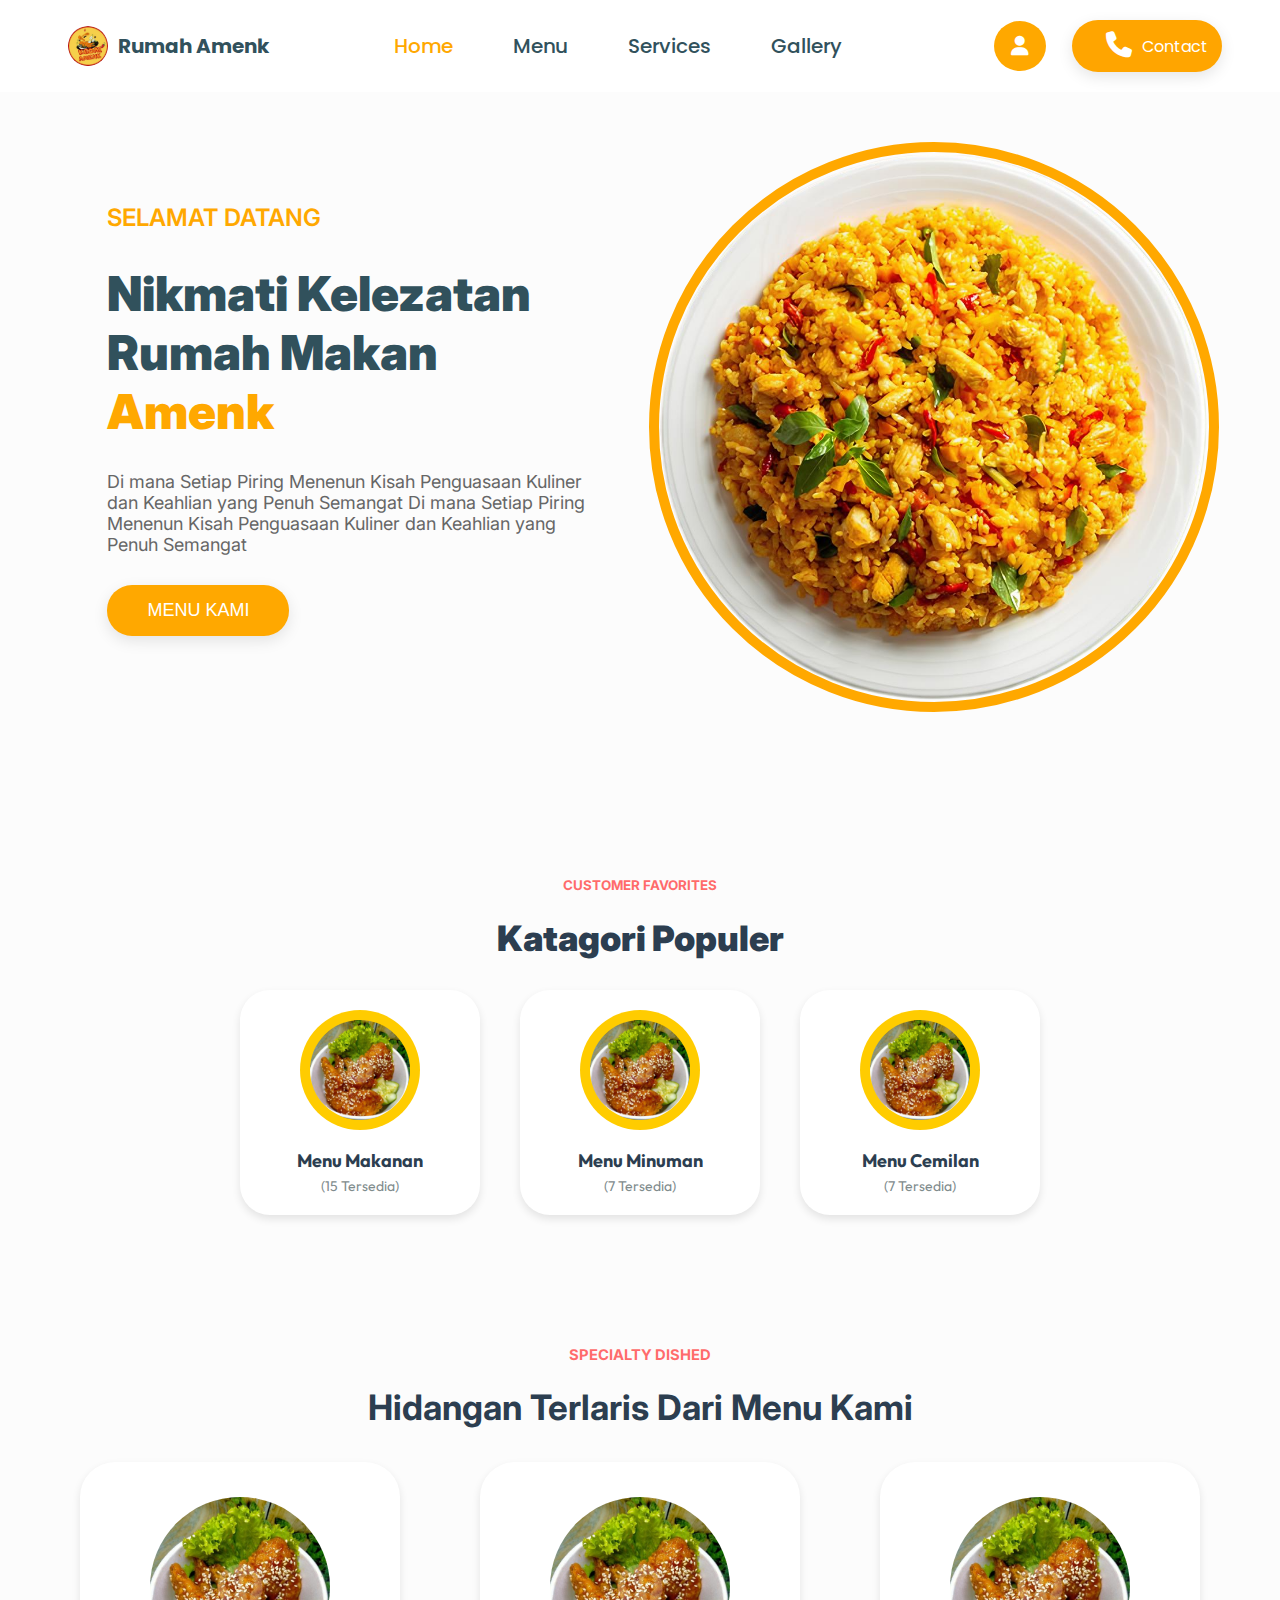
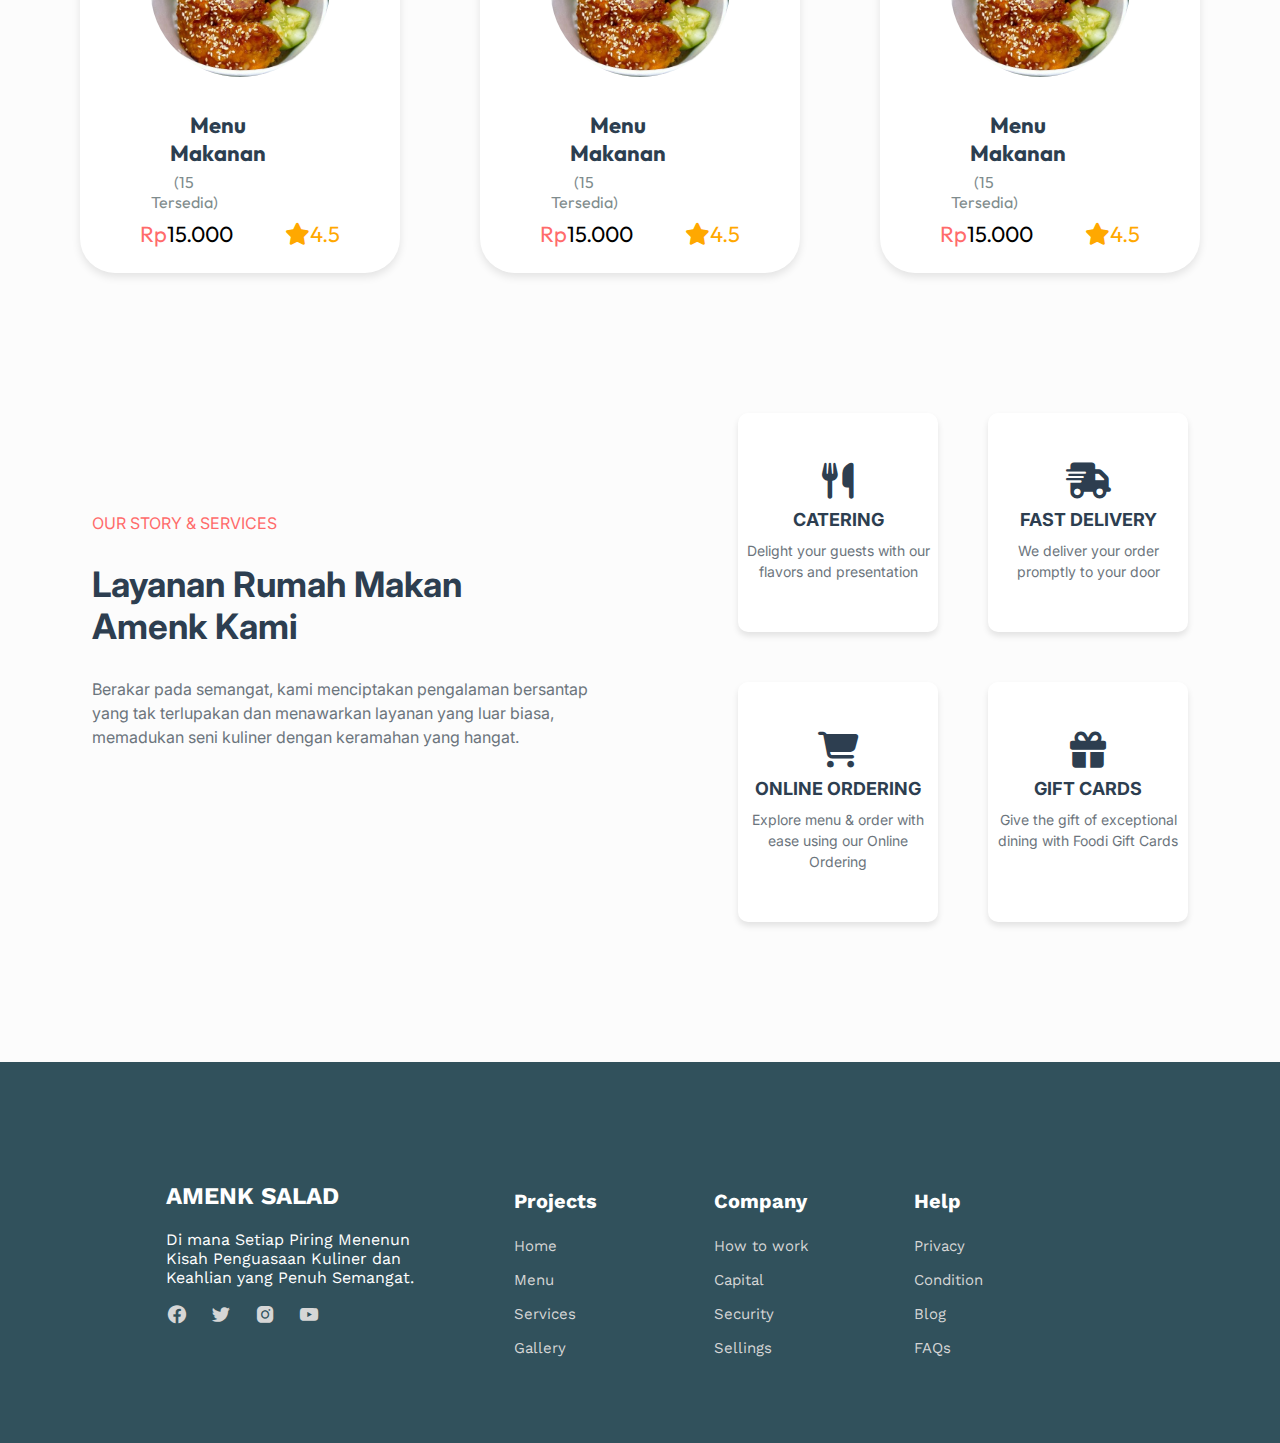
<file: index.html>
<!DOCTYPE html>
<html lang="en">

<head>
    <meta charset="UTF-8">
    <meta name="viewport" content="width=device-width, initial-scale=1.0">
    <link href="./fontawesome-free-6.6.0-web/css/all.min.css " rel="stylesheet" />
    <!-- Link Google Font -->
    <link rel="preconnect" href="https://fonts.gooleapis.com">
    <link rel="preconnect" href="https://fonts.gstatic.com" crossorigin>
    <link href="https://fonts.googleapis.com/css2?family=Work+Sans:wght@300;400;500;600;700;800;900&display=swap"
        rel="stylesheet" />
    <!-- Link Google Font -->

    <!-- Boxicons Link -->
    <link rel="stylesheet" href="https://cdn.jsdelivr.net/npm/boxicons@latest/css/boxicons.min.css">
    <link rel="stylesheet" href="https://unpkg.com/boxicons@latest/css/boxicons.min.css">
    <!-- Boxicons Link -->

    <link rel="stylesheet" href="./CSS/style.css">
    <title>Rumah Amenk</title>
</head>

<body>
    <!-- navbar -->
    <nav>
        <div class="logo">
            <img alt="Logo of Rumah Amenk" src="./Kuning merah berilustrasi ayam geprek logo.jpg" />
            <span>Rumah Amenk</span>
        </div>
        <div class="menu">
            <a class="active"  href="index.html">Home</a>
            <a href="menu.html">Menu</a>
            <!-- <a href="keranjang.html">Orders</a> -->
            <a href="#serv">Services</a>
            <a href="gallery.html">Gallery</a>
        </div>
        <div class="icons">
            <!-- <a href="keranjang.html"><i class="fa-solid fa-cart-shopping"></i></a> -->
            <button class="jamet">
                <a href="Login.html"><i class="fa-solid fa-user"></i></a>
            </button>
            <button class="contact-btn">
                <a href="contact.html"><i class="fa-solid fa-phone"></i></a>Contact
            </button>
        </div>
    </nav>
    <!-- navbar -->


    <!-- Halaman Pertama -->
    <div class="hero">
        <div class="text">
            <h2>SELAMAT DATANG</h2>
            <h1>Nikmati Kelezatan<br />Rumah Makan
                <span>Amenk</span>
            </h1>
            <p>
                Di mana Setiap Piring Menenun Kisah Penguasaan Kuliner dan Keahlian yang Penuh Semangat Di mana Setiap
                Piring Menenun Kisah Penguasaan Kuliner dan Keahlian yang Penuh Semangat
            </p>
            <a href="menu.html"><button class="btn">MENU KAMI</button></a>
        </div>
        <div class="image">
            <img alt="A delicious plate of food from Rumah Amenk"
                src="./Asset/SAVE_20241001_191543-fotor-bg-remover-20241001192220 (1).png" />
        </div>
    </div>
    <!-- Halaman Pertama -->

    <!-- Halaman Kedua -->

    <div class="title">
        <div class="t1">
            <h6>CUSTOMER FAVORITES</h6>
        </div>
        <div class="t2">
            <h6><span>Katagori Populer</span></h6>
        </div>
    </div>

    <div class="cards">
        <div class="card">
            <img alt="Image of a burger" src="./Asset/Makanan Berat/Ayam Drakor.jpeg" />
            <div class="card-title">Menu Makanan</div>
            <div class="card-subtitle">(15 Tersedia)</div>
        </div>
        <div class="card">
            <img alt="Image of a burger" src="./Asset/Makanan Berat/Ayam Drakor.jpeg" />
            <div class="card-title">
                Menu Minuman
            </div>
            <div class="card-subtitle">
                (7 Tersedia)
            </div>
        </div>
        <div class="card">
            <img alt="Image of a burger" src="./Asset/Makanan Berat/Ayam Drakor.jpeg" />
            <div class="card-title">
                Menu Cemilan
            </div>
            <div class="card-subtitle">
                (7 Tersedia)
            </div>
        </div>
    </div>
    <!-- Halaman Kedua -->

    <!-- Halaman Ketiga -->

    <div class="title-2">
        <div class="g1">
            <h6>SPECIALTY DISHED</h6>
        </div>
        <div class="g2">
            <h6><span>Hidangan Terlaris Dari Menu Kami</span></h6>
        </div>
    </div>

    <div class="makanan">
        <div class="menu-makanan">
            <img alt="Image of a burger" src="./Asset/Makanan Berat/Ayam Drakor.jpeg" />
            <div class="alamak">
                <div class="menu-title">Menu Makanan</div>
                <div class="menu-subtitle">(15 Tersedia)</div>
            </div>

            <div class="harga">
                <div class="rp">
                    <div class="price"><span>Rp</span>15.000</div>
                </div>
                <div class="rating"><i class="fas fa-star"></i><span>4.5</span>
                </div>
            </div>
        </div>

        <div class="menu-makanan">
            <img alt="Image of a burger" src="./Asset/Makanan Berat/Ayam Drakor.jpeg" />
            <div class="alamak">
                <div class="menu-title">Menu Makanan</div>
                <div class="menu-subtitle">(15 Tersedia)</div>
            </div>

            <div class="harga">
                <div class="rp">
                    <div class="price"><span>Rp</span>15.000</div>
                </div>
                <div class="rating"><i class="fas fa-star"></i><span>4.5</span>
                </div>
            </div>

        </div>

        <div class="menu-makanan">
            <img alt="Image of a burger" src="./Asset/Makanan Berat/Ayam Drakor.jpeg" />
            <div class="alamak">
                <div class="menu-title">Menu Makanan</div>
                <div class="menu-subtitle">(15 Tersedia)</div>
            </div>

            <div class="harga">
                <div class="rp">
                    <div class="price"><span>Rp</span>15.000</div>
                </div>
                <div class="rating"><i class="fas fa-star"></i><span>4.5</span>
                </div>
            </div>

        </div>
    </div>
    <!-- halaman ketiga -->

    <!-- halama Keempat -->
    <div class="arya" id="serv">
        <div class="contak">
            <div class="aku">OUR STORY & SERVICES</div>
            <div class="titler">Layanan Rumah Makan<br>Amenk Kami</div>
            <div class="descriptionr">
                Berakar pada semangat, kami menciptakan pengalaman bersantap<br> yang tak terlupakan dan menawarkan
                layanan yang luar biasa,<br> memadukan seni kuliner dengan keramahan yang hangat.
            </div>
        </div>
        <div class="odol">
            <div class="services">
                <div class="service">
                    <i class="fas fa-utensils"></i>
                    <div class="service-titler">CATERING</div>
                    <div class="service-descriptionr">Delight your guests with our flavors and presentation</div>
                </div>
                <div class="service">
                    <i class="fas fa-shipping-fast"></i>
                    <div class="service-titler">FAST DELIVERY</div>
                    <div class="service-descriptionr">We deliver your order promptly to your door</div>
                </div>
            </div>
            <div class="services2">
                <div class="service">
                    <i class="fas fa-shopping-cart"></i>
                    <div class="service-titler">ONLINE ORDERING</div>
                    <div class="service-descriptionr">Explore menu & order with ease using our Online Ordering</div>
                </div>
                <div class="service">
                    <i class="fas fa-gift"></i>
                    <div class="service-titler">GIFT CARDS</div>
                    <div class="service-descriptionr">Give the gift of exceptional dining with Foodi Gift Cards</div>
                </div>
            </div>
        </div>
    </div>

    <!-- halama Keempat -->

    <!-- footer -->
    <footer>
        <section class="footer">
            <div class="footer-content">
                <h2>AMENK SALAD</h2>
                <p>Di mana Setiap Piring Menenun Kisah Penguasaan Kuliner dan Keahlian yang Penuh Semangat.</p>
                <div class="icon-foot">
                    <a href="#"><i class='bx bxl-facebook-circle'></i></a>
                    <a href="#"><i class='bx bxl-twitter'></i></a>
                    <a href="https://www.instagram.com/?hl=en"><i class='bx bxl-instagram-alt'></i></a>
                    <a href="https://www.youtube.com/"><i class='bx bxl-youtube'></i></a>
                </div>
            </div>

            <div class="footer-content">
                <h4>Projects</h4>
                <li><a href="index.html">Home</a></li>
                <li><a href="menu.html">Menu</a></li>
                <li><a href="index.html#serv">Services</a></li>
                <li><a href="gallery.html">Gallery</a></li>
            </div>

            <div class="footer-content">
                <h4>Company</h4>
                <li><a href="error.html">How to work</a></li>
                <li><a href="error.html">Capital</a></li>
                <li><a href="error.html">Security</a></li>
                <li><a href="error.html">Sellings</a></li>
            </div>

            <div class="footer-content">
                <h4>Help</h4>
                <li><a href="error.html">Privacy</a></li>
                <li><a href="error.html">Condition</a></li>
                <li><a href="error.html">Blog</a></li>
                <li><a href="error.html">FAQs</a></li>
            </div>

        </section>
    </footer>
    <!-- footer -->
    <script src="./JS/navbar.js"></script>
</body>

</html>
</file>
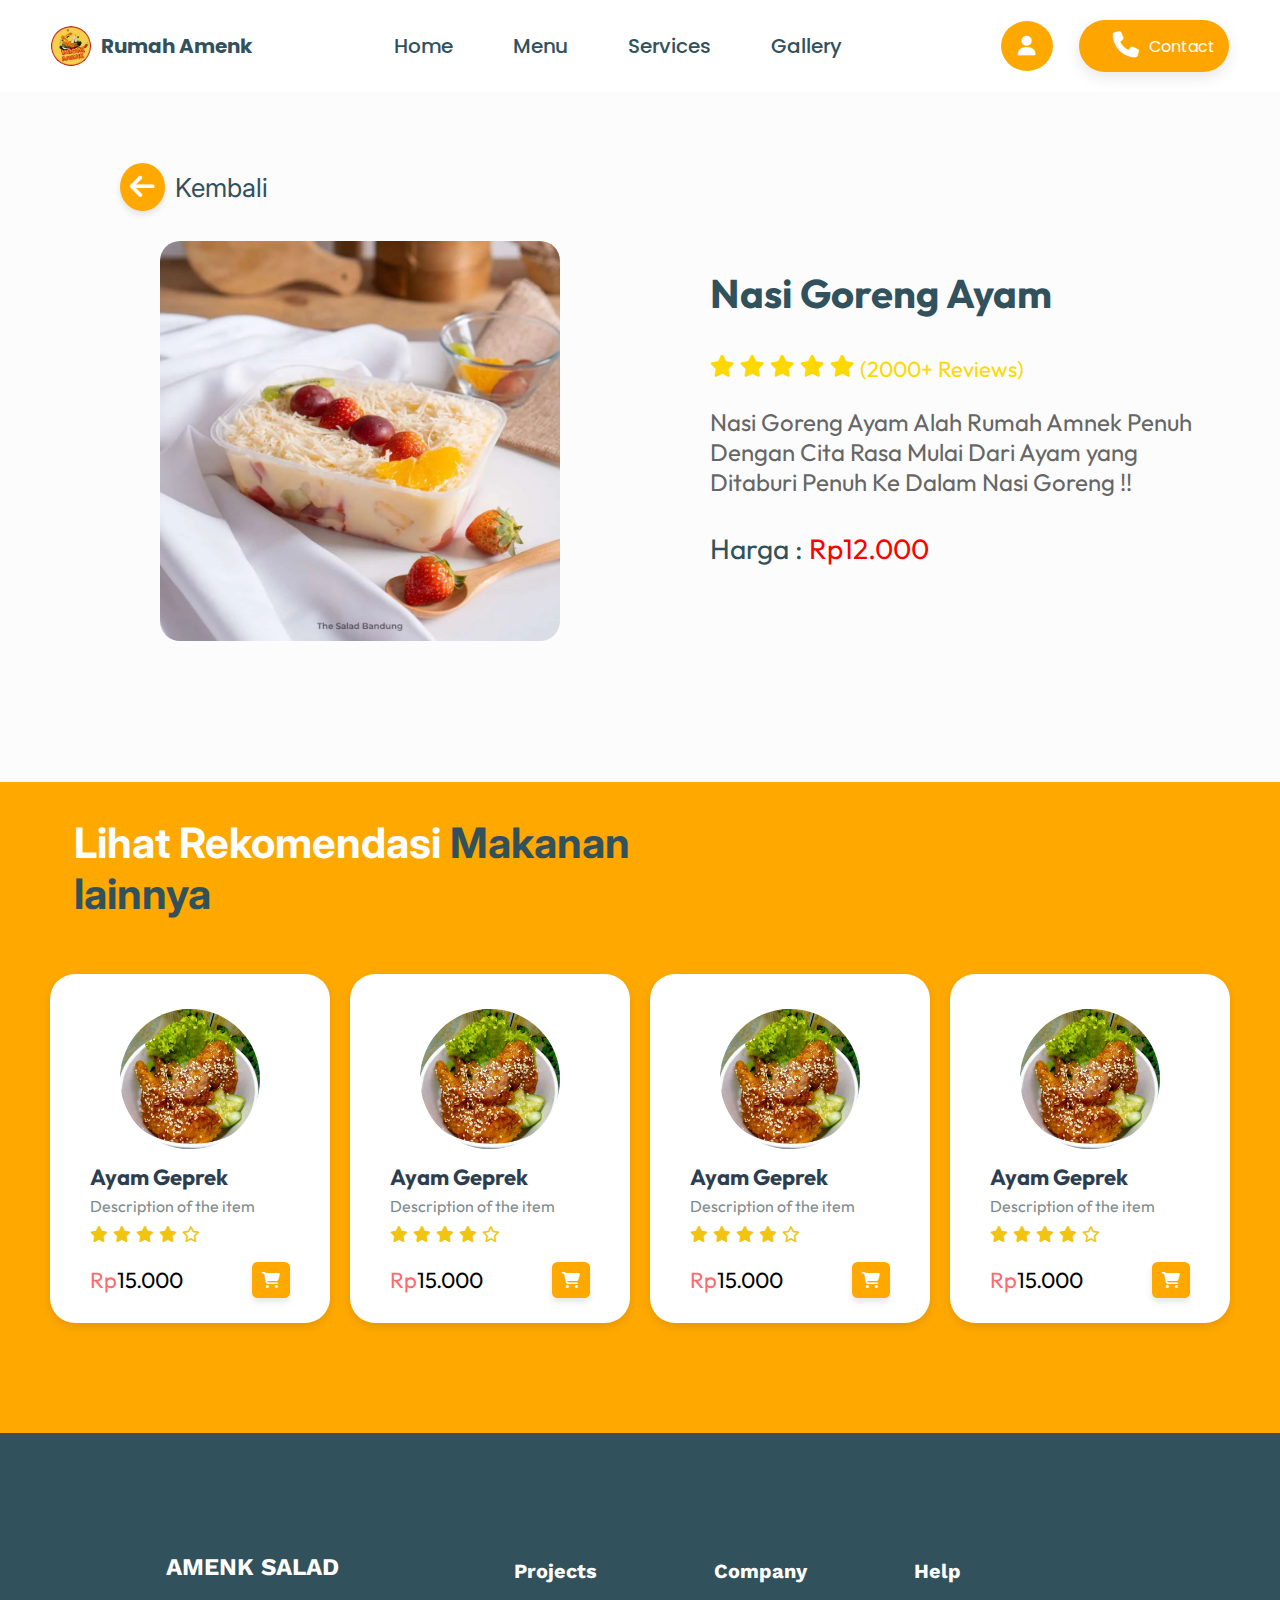
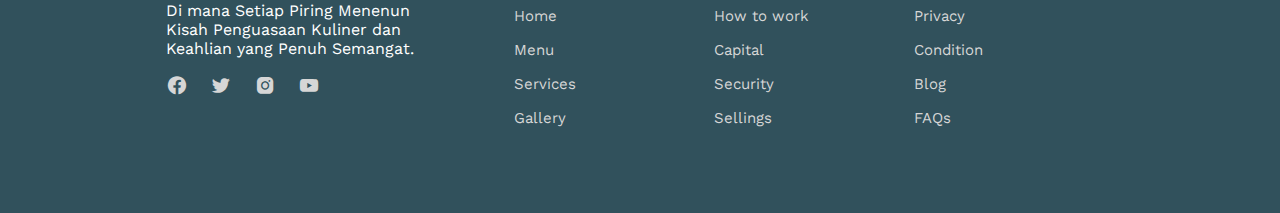
<file: detail.html>
<!DOCTYPE html>
<html lang="en">
<head>
    <meta charset="UTF-8" />
    <meta name="viewport" content="width=device-width, initial-scale=1.0" />
    <link href="./fontawesome-free-6.6.0-web/css/all.min.css" rel="stylesheet" />
    <!-- Link Google Font -->
    <link rel="preconnect" href="https://fonts.gooleapis.com" />
    <link rel="preconnect" href="https://fonts.gstatic.com" crossorigin />
    <link
    href="https://fonts.googleapis.com/css2?family=Work+Sans:wght@300;400;500;600;700;800;900&display=swap"
    rel="stylesheet"
    />
    <!-- Link Google Font -->

    <!-- Boxicons Link -->
    <link
    rel="stylesheet"
    href="https://cdn.jsdelivr.net/npm/boxicons@latest/css/boxicons.min.css"
    />
    <link
    rel="stylesheet"
    href="https://unpkg.com/boxicons@latest/css/boxicons.min.css"
    />
    <!-- Boxicons Link -->

    <link rel="stylesheet" href="./CSS/detail.css" />
    <title>Rumah Amenk</title>
</head>
<body>
    <!-- navbar -->
    <nav>
        <div class="logo">
        <img
            alt="Logo of Rumah Amenk"
            src="./Kuning merah berilustrasi ayam geprek logo.jpg"
        />
        <span>Rumah Amenk</span>
        </div>
        <div class="menu">
        <a href="index.html">Home</a>
        <a href="menu.html">Menu</a>
        <!-- <a href="keranjang.html">Orders</a> -->
        <a href="index.html#serv">Services</a>
        <a href="gallery.html">Gallery</a>
        </div>
        <div class="icons">
            <!-- <a href="keranjang.html"><i class="fa-solid fa-cart-shopping"></i></a> -->
            <button class="jamet">
                <a href="Login.html"><i class="fa-solid fa-user"></i></a>
            </button>
            <button class="contact-btn">
                <a href="contact.html"><i class="fa-solid fa-phone"></i></a>Contact
            </button>
        </div>
    </nav>
    <!-- navbar -->

    <!-- Halaman -->
    <div class="container">
        <div class="back-button">
            <a href="menu.html"><i class="fas fa-arrow-left"></i></a>
            <span> Kembali </span>
        </div>

        <div class="product">
            <img src="./Asset/Makanan RIngan/Salad L.jpg" alt="">
            <div class="product-details">
                <h1>Nasi Goreng Ayam</h1>
                <div class="stars">
                    <i class="fas fa-star"> </i>
                    <i class="fas fa-star"> </i>
                    <i class="fas fa-star"> </i>
                    <i class="fas fa-star"> </i>
                    <i class="fas fa-star"> </i>
                    <span> (2000+ Reviews) </span>
                </div>
                <p>Nasi Goreng Ayam Alah Rumah Amnek Penuh Dengan Cita Rasa Mulai Dari
                Ayam yang Ditaburi Penuh Ke Dalam Nasi Goreng !!</p>
                <div class="price">Harga :<span> Rp12.000 </span></div>

                <!-- <div class="quantity">
                    <button>-</button>
                    <input type="text" value="1" />
                    <button>+</button>
                </div>
                
                <div class="buttons">
                    <a href="keranjang.html"><button class="cart">+Keranjang</button></a>
                    <a href="keranjang.html"><button class="buy">Beli Sekarang</button></a>
                </div> -->
            </div>
        </div>
    </div>
    <!-- halaman -->

    <!-- halaman 2 -->

    <div class="items">
        <div class="title-2">
            <div class="g2"><h2>Lihat Rekomendasi <span>Makanan <br>lainnya </span></h2></div>
        </div>

        <div class="makanan">
            <div class="menu-makanan">
                <img alt="Image of a burger" src="./Asset/Makanan Berat/Ayam Drakor.jpeg"/>
                <div class="alamak">
                    <div class="menu-title">Ayam Geprek</div>
                    <div class="menu-subtitle">Description of the item</div>
                </div>
    
                <div class="stars">
                    <i class="fas fa-star">
                    </i>
                    <i class="fas fa-star">
                    </i>
                    <i class="fas fa-star">
                    </i>
                    <i class="fas fa-star">
                    </i>
                    <i class="far fa-star">
                    </i>
                </div>
    
                <div class="harga">
                    <div class="rp">
                        <div class="price"><span>Rp</span>15.000</div>
                    </div>
                    <div class="shop"><i class="fa-solid fa-cart-shopping"></i>
                    </div>
                </div>
            </div>

            <div class="menu-makanan">
                <img alt="Image of a burger" src="./Asset/Makanan Berat/Ayam Drakor.jpeg"/>
                <div class="alamak">
                    <div class="menu-title">Ayam Geprek</div>
                    <div class="menu-subtitle">Description of the item</div>
                </div>
    
                <div class="stars">
                    <i class="fas fa-star">
                    </i>
                    <i class="fas fa-star">
                    </i>
                    <i class="fas fa-star">
                    </i>
                    <i class="fas fa-star">
                    </i>
                    <i class="far fa-star">
                    </i>
                </div>
    
                <div class="harga">
                    <div class="rp">
                        <div class="price"><span>Rp</span>15.000</div>
                    </div>
                    <div class="shop"><i class="fa-solid fa-cart-shopping"></i>
                    </div>
                </div>
            </div>

            <div class="menu-makanan">
                <img alt="Image of a burger" src="./Asset/Makanan Berat/Ayam Drakor.jpeg"/>
                <div class="alamak">
                    <div class="menu-title">Ayam Geprek</div>
                    <div class="menu-subtitle">Description of the item</div>
                </div>
    
                <div class="stars">
                    <i class="fas fa-star">
                    </i>
                    <i class="fas fa-star">
                    </i>
                    <i class="fas fa-star">
                    </i>
                    <i class="fas fa-star">
                    </i>
                    <i class="far fa-star">
                    </i>
                </div>
    
                <div class="harga">
                    <div class="rp">
                        <div class="price"><span>Rp</span>15.000</div>
                    </div>
                    <div class="shop"><i class="fa-solid fa-cart-shopping"></i>
                    </div>
                </div>
            </div>

            <div class="menu-makanan">
                <img alt="Image of a burger" src="./Asset/Makanan Berat/Ayam Drakor.jpeg"/>
                <div class="alamak">
                    <div class="menu-title">Ayam Geprek</div>
                    <div class="menu-subtitle">Description of the item</div>
                </div>
    
                <div class="stars">
                    <i class="fas fa-star">
                    </i>
                    <i class="fas fa-star">
                    </i>
                    <i class="fas fa-star">
                    </i>
                    <i class="fas fa-star">
                    </i>
                    <i class="far fa-star">
                    </i>
                </div>
    
                <div class="harga">
                    <div class="rp">
                        <div class="price"><span>Rp</span>15.000</div>
                    </div>
                    <div class="shop"><i class="fa-solid fa-cart-shopping"></i>
                    </div>
                </div>
            </div>
        </div>
    </div>
    <!-- Halaman 2-->

    <footer>
        <section class="footer">
            <div class="footer-content">
                <h2>AMENK SALAD</h2>
                <p>Di mana Setiap Piring Menenun Kisah Penguasaan Kuliner dan Keahlian yang Penuh Semangat.</p>
                <div class="icon-foot">
                    <a href="#"><i class='bx bxl-facebook-circle'></i></a>
                    <a href="#"><i class='bx bxl-twitter' ></i></a>
                    <a href="#"><i class='bx bxl-instagram-alt' ></i></a>
                    <a href="#"><i class='bx bxl-youtube' ></i></a>
                </div>
            </div>

            <div class="footer-content">
                <h4>Projects</h4>
                <li><a href="index.html">Home</a></li>
                <li><a href="menu.html">Menu</a></li>
                <li><a href="index.html#serv">Services</a></li>
                <li><a href="gallery.html">Gallery</a></li>
            </div>

            <div class="footer-content">
                <h4>Company</h4>
                <li><a href="error.html">How to work</a></li>
                <li><a href="error.html">Capital</a></li>
                <li><a href="error.html">Security</a></li>
                <li><a href="error.html">Sellings</a></li>
            </div>

            <div class="footer-content">
                <h4>Help</h4>
                <li><a href="error.html">Privacy</a></li>
                <li><a href="error.html">Condition</a></li>
                <li><a href="error.html">Blog</a></li>
                <li><a href="error.html">FAQs</a></li>
            </div>

        </section>
    </footer>
    <script src="./JS/navbar.js"></script>
</body>
</html>
</file>
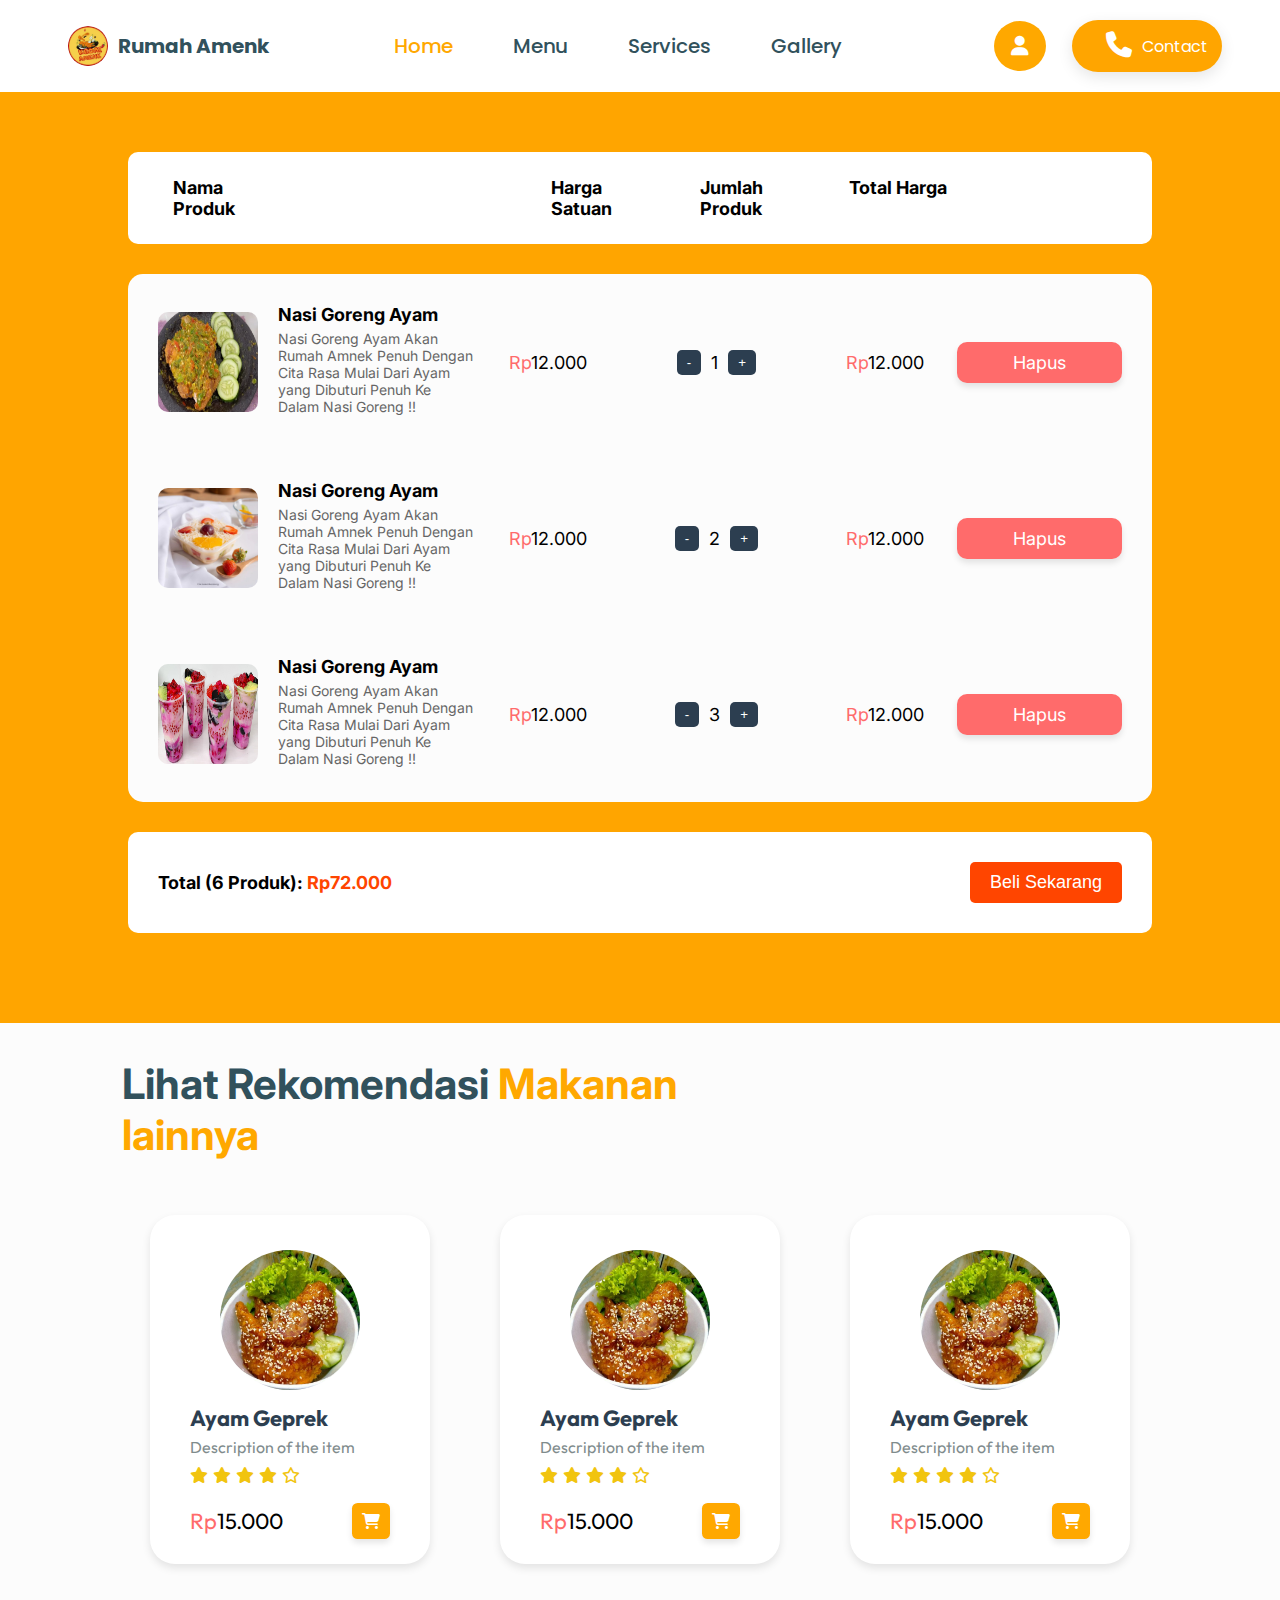
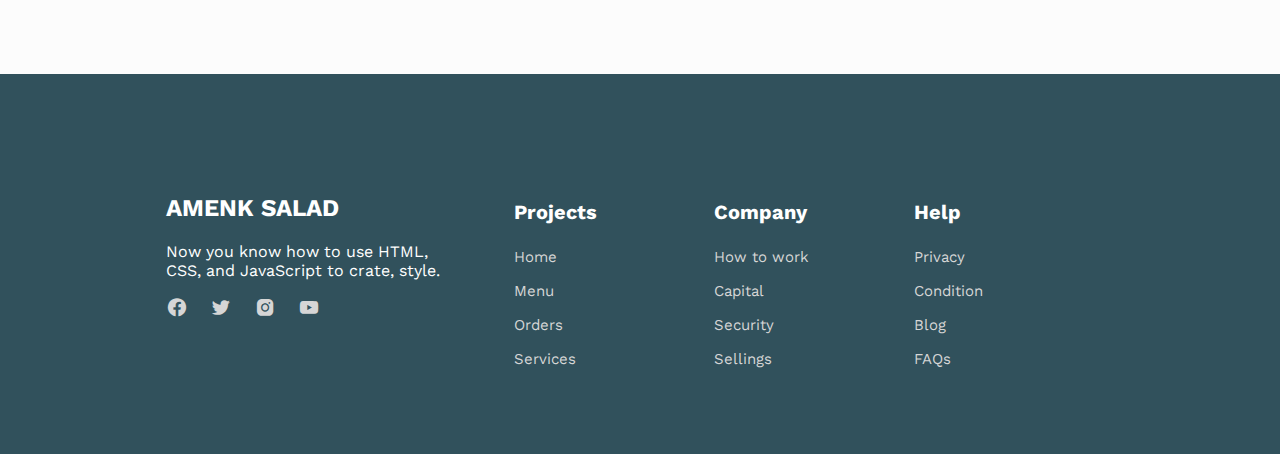
<file: keranjang.html>
<!DOCTYPE html>
<html lang="en">
<head>
    <meta charset="UTF-8">
    <meta name="viewport" content="width=device-width, initial-scale=1.0">
    <link href="/fontawesome-free-6.6.0-web/css/all.min.css" rel="stylesheet" />
    <!-- Link Google Font -->
    <link rel="preconnect" href="https://fonts.gooleapis.com" />
    <link rel="preconnect" href="https://fonts.gstatic.com" crossorigin />
    <link
    href="https://fonts.googleapis.com/css2?family=Work+Sans:wght@300;400;500;600;700;800;900&display=swap"
    rel="stylesheet"
    />
    <!-- Link Google Font -->

    <!-- Boxicons Link -->
    <link
    rel="stylesheet"
    href="https://cdn.jsdelivr.net/npm/boxicons@latest/css/boxicons.min.css"
    />
    <link
    rel="stylesheet"
    href="https://unpkg.com/boxicons@latest/css/boxicons.min.css"
    />
    <!-- Boxicons Link -->

    <link rel="stylesheet" href="/CSS/keranjang.css" />
    <title>Rumah Amenk</title>
</head>
<body>
    <!-- navbar -->
    <nav>
        <div class="logo">
        <img
            alt="Logo of Rumah Amenk"
            src="/Kuning merah berilustrasi ayam geprek logo.jpg"
        />
        <span>Rumah Amenk</span>
        </div>
        <div class="menu">
        <a class="active" href="index.html">Home</a>
        <a href="menu.html">Menu</a>
        <!-- <a href="keranjang.html">Orders</a> -->
        <a href="#serv">Services</a>
        <a href="gallery.html">Gallery</a>
        </div>
        <div class="icons">
            <!-- <a href="keranjang.html"><i class="fa-solid fa-cart-shopping"></i></a> -->
            <button class="jamet">
                <a href="Login.html"><i class="fa-solid fa-user"></i></a>
            </button>
            <button class="contact-btn">
                <a href="contact.html"><i class="fa-solid fa-phone"></i></a>Contact
            </button>
        </div>
    </nav>
    <!-- navbar -->

    <!-- lucu -->
    <div class="container">
        <div class="header">
            <div class="s">Nama Produk</div>
            <div class="gh">
                <div class="m">Harga Satuan</div>
                <div class="l">Jumlah Produk</div>
                <div class="i">Total Harga</div>
            </div>
        </div>
        <div class="item-apalah">
            <div class="cart-item">
                <img src="/Asset/Makanan Berat/Ayam Geprek Sambel Hijau.webp" alt="Nasi Goreng Ayam"/>
                <div class="details">
                    <h4>Nasi Goreng Ayam</h4>
                    <p>Nasi Goreng Ayam Akan Rumah Amnek Penuh Dengan Cita Rasa Mulai Dari Ayam yang Dibuturi Penuh Ke Dalam Nasi Goreng !!</p>
                </div>
                <div class="price"><span>Rp</span>12.000</div>
                <div class="quantity">
                    <button>-</button>
                    <span>1</span>
                    <button>+</button>
                </div>
                <div class="total-price"><span>Rp</span>12.000</div>
                <div class="remove">Hapus</div>
            </div>
            <div class="cart-item">
                <img src="/Asset/Makanan RIngan/Salad M.jpg" alt="Nasi Goreng Ayam"/>
                <div class="details">
                    <h4>Nasi Goreng Ayam</h4>
                    <p>Nasi Goreng Ayam Akan Rumah Amnek Penuh Dengan Cita Rasa Mulai Dari Ayam yang Dibuturi Penuh Ke Dalam Nasi Goreng !!</p>
                </div>
                <div class="price"><span>Rp</span>12.000</div>
                <div class="quantity">
                    <button>-</button>
                    <span>2</span>
                    <button>+</button>
                </div>
                <div class="total-price"><span>Rp</span>12.000</div>
                <div class="remove">Hapus</div>
            </div>
            <div class="cart-item">
                <img src="/Asset/Semua Minuman/Es Teller.jpg" alt="Nasi Goreng Ayam"/>
                <div class="details">
                    <h4>Nasi Goreng Ayam</h4>
                    <p>Nasi Goreng Ayam Akan Rumah Amnek Penuh Dengan Cita Rasa Mulai Dari Ayam yang Dibuturi Penuh Ke Dalam Nasi Goreng !!</p>
                </div>
                <div class="price"><span>Rp</span>12.000</div>
                <div class="quantity">
                    <button>-</button>
                    <span>3</span>
                    <button>+</button>
                </div>
                <div class="total-price"><span>Rp</span>12.000</div>
                <div class="remove">Hapus</div>
            </div>
        </div>
        <div class="footers">
            <div class="total">Total (6 Produk): <span>Rp72.000</span></div>
            <button class="checkout">Beli Sekarang</button>
        </div>
    </div>
    <!-- lucu -->

    <!-- halaman 2 -->

    <div class="items">
        <div class="title-2">
            <div class="g2"><h2>Lihat Rekomendasi <span>Makanan <br>lainnya </span></h2></div>
        </div>

        <div class="makanan">
            <div class="menu-makanan">
                <img alt="Image of a burger" src="/Asset/Makanan Berat/Ayam Drakor.jpeg"/>
                <div class="alamak">
                    <div class="menu-title">Ayam Geprek</div>
                    <div class="menu-subtitle">Description of the item</div>
                </div>
    
                <div class="stars">
                    <i class="fas fa-star">
                    </i>
                    <i class="fas fa-star">
                    </i>
                    <i class="fas fa-star">
                    </i>
                    <i class="fas fa-star">
                    </i>
                    <i class="far fa-star">
                    </i>
                </div>
    
                <div class="harga">
                    <div class="rp">
                        <div class="price"><span>Rp</span>15.000</div>
                    </div>
                    <div class="shop"><i class="fa-solid fa-cart-shopping"></i>
                    </div>
                </div>
            </div>

            <div class="menu-makanan">
                <img alt="Image of a burger" src="/Asset/Makanan Berat/Ayam Drakor.jpeg"/>
                <div class="alamak">
                    <div class="menu-title">Ayam Geprek</div>
                    <div class="menu-subtitle">Description of the item</div>
                </div>
    
                <div class="stars">
                    <i class="fas fa-star">
                    </i>
                    <i class="fas fa-star">
                    </i>
                    <i class="fas fa-star">
                    </i>
                    <i class="fas fa-star">
                    </i>
                    <i class="far fa-star">
                    </i>
                </div>
    
                <div class="harga">
                    <div class="rp">
                        <div class="price"><span>Rp</span>15.000</div>
                    </div>
                    <div class="shop"><i class="fa-solid fa-cart-shopping"></i>
                    </div>
                </div>
            </div>

            <div class="menu-makanan">
                <img alt="Image of a burger" src="/Asset/Makanan Berat/Ayam Drakor.jpeg"/>
                <div class="alamak">
                    <div class="menu-title">Ayam Geprek</div>
                    <div class="menu-subtitle">Description of the item</div>
                </div>
    
                <div class="stars">
                    <i class="fas fa-star">
                    </i>
                    <i class="fas fa-star">
                    </i>
                    <i class="fas fa-star">
                    </i>
                    <i class="fas fa-star">
                    </i>
                    <i class="far fa-star">
                    </i>
                </div>
    
                <div class="harga">
                    <div class="rp">
                        <div class="price"><span>Rp</span>15.000</div>
                    </div>
                    <div class="shop"><i class="fa-solid fa-cart-shopping"></i>
                    </div>
                </div>
            </div>
        </div>
    </div>
    <!-- Halaman 2-->

    <footer>
        <section class="footer">
            <div class="footer-content">
                <h2>AMENK SALAD</h2>
                <p>Now you know how to use HTML, CSS, and JavaScript to crate, style.</p>
                <div class="icon-foot">
                    <a href="#"><i class='bx bxl-facebook-circle'></i></a>
                    <a href="#"><i class='bx bxl-twitter' ></i></a>
                    <a href="#"><i class='bx bxl-instagram-alt' ></i></a>
                    <a href="#"><i class='bx bxl-youtube' ></i></a>
                </div>
            </div>

            <div class="footer-content">
                <h4>Projects</h4>
                <li><a href="index.html">Home</a></li>
                <li><a href="menu.html">Menu</a></li>
                <li><a href="keranjang.html">Orders</a></li>
                <li><a href="#">Services</a></li>
            </div>

            <div class="footer-content">
                <h4>Company</h4>
                <li><a href="#">How to work</a></li>
                <li><a href="#">Capital</a></li>
                <li><a href="#">Security</a></li>
                <li><a href="#">Sellings</a></li>
            </div>

            <div class="footer-content">
                <h4>Help</h4>
                <li><a href="#">Privacy</a></li>
                <li><a href="#">Condition</a></li>
                <li><a href="#">Blog</a></li>
                <li><a href="#">FAQs</a></li>
            </div>

        </section>
    </footer>
    <script src="/JS/navbar.js"></script>
</body>
</html>
</file>
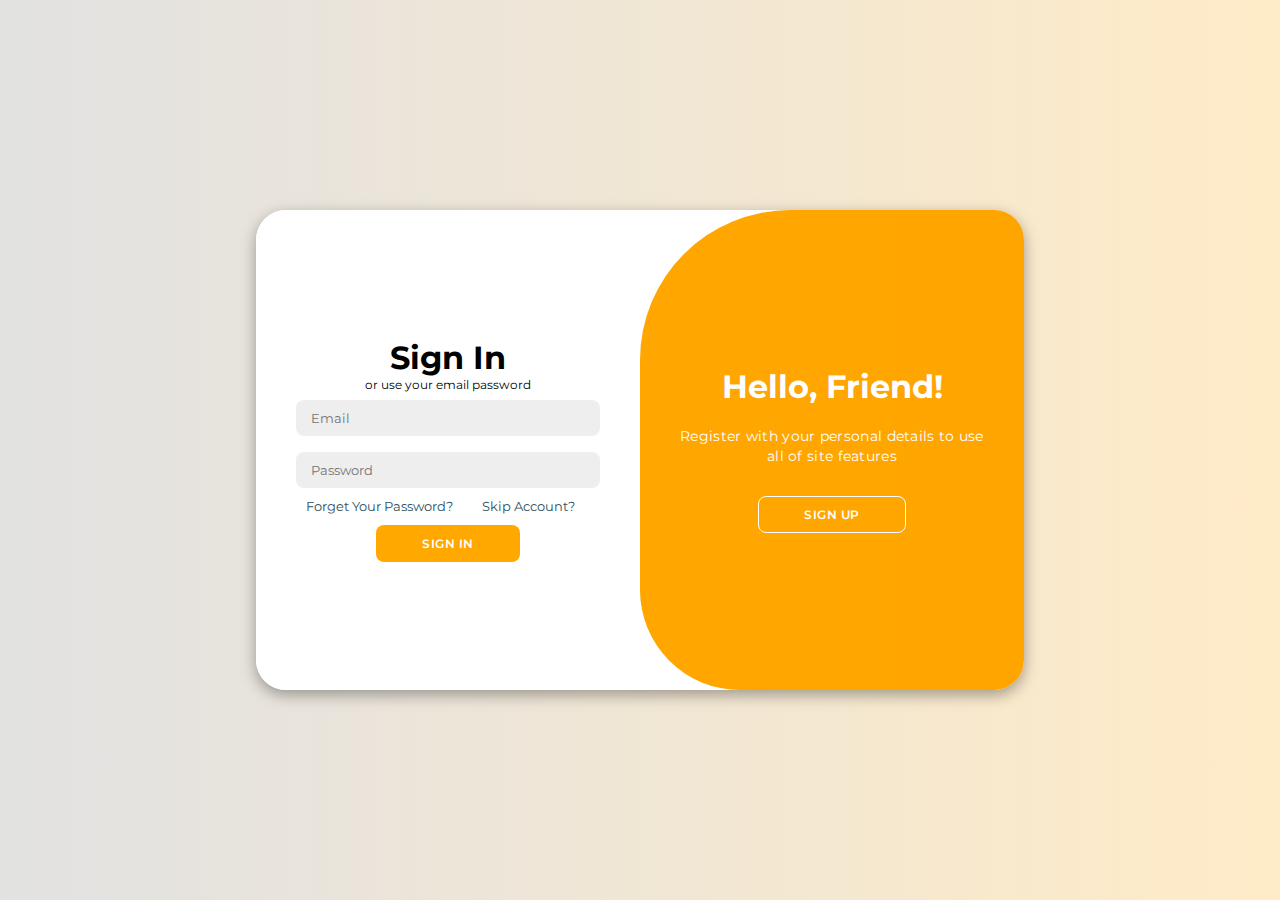
<file: Login.html>
<!DOCTYPE html>
<html lang="en">

<head>
    <meta charset="UTF-8">
    <meta name="viewport" content="width=device-width, initial-scale=1.0">
    <link rel="stylesheet" href="https://cdnjs.cloudflare.com/ajax/libs/font-awesome/6.4.2/css/all.min.css">
    <link rel="stylesheet" href="./CSS/login.css">
    <title>Rumah Amenk</title>
</head>

<body>

    <div class="container" id="container">
        <div class="form-container sign-up">
            <form>
                <h1>Create Account</h1>
                <!-- <div class="social-icons">
                    <a class="xl" href="#" class="icon"><i class="fa-brands fa-google"></i></a>
                    <a class="xl1" href="#" class="icon"><i class="fa-brands fa-facebook-f"></i></a>
                </div> -->
                <span>or use your email for registeration</span>
                <input type="text" placeholder="Name">
                <input type="email" placeholder="Email">
                <input type="password" placeholder="Password">
                <button>Sign Up</button>
            </form>     
        </div>
        <div class="form-container sign-in">
            <form>
                <h1>Sign In</h1>
                <!-- <div class="social-icons">
                    <a class="xl" href="#" class="icon"><i class="fa-brands fa-google"></i></a>
                    <a class="xl1" href="#" class="icon1"><i class="fa-brands fa-facebook-f"></i></a>
                </div> -->
                <span>or use your email password</span>
                <input type="email" placeholder="Email">
                <input type="password" placeholder="Password">
                <div class="skip">
                    <a href="#">Forget Your Password?</a>
                <a href="index.html">Skip Account?</a>
                </div>
                <button>Sign In</button>
            </form>
        </div>
        <div class="toggle-container">
            <div class="toggle">
                <div class="toggle-panel toggle-left">
                    <h1>Welcome Back!</h1>
                    <p>Enter your personal details to use all of site features</p>
                    <button class="hidden" id="login">Sign In</button>
                </div>
                <div class="toggle-panel toggle-right">
                    <h1>Hello, Friend!</h1>
                    <p>Register with your personal details to use all of site features</p>
                    <button class="hidden" id="register">Sign Up</button>
                </div>
            </div>
        </div>
    </div>

    <script src="./JS/main.js"></script>
</body>

</html>
</file>
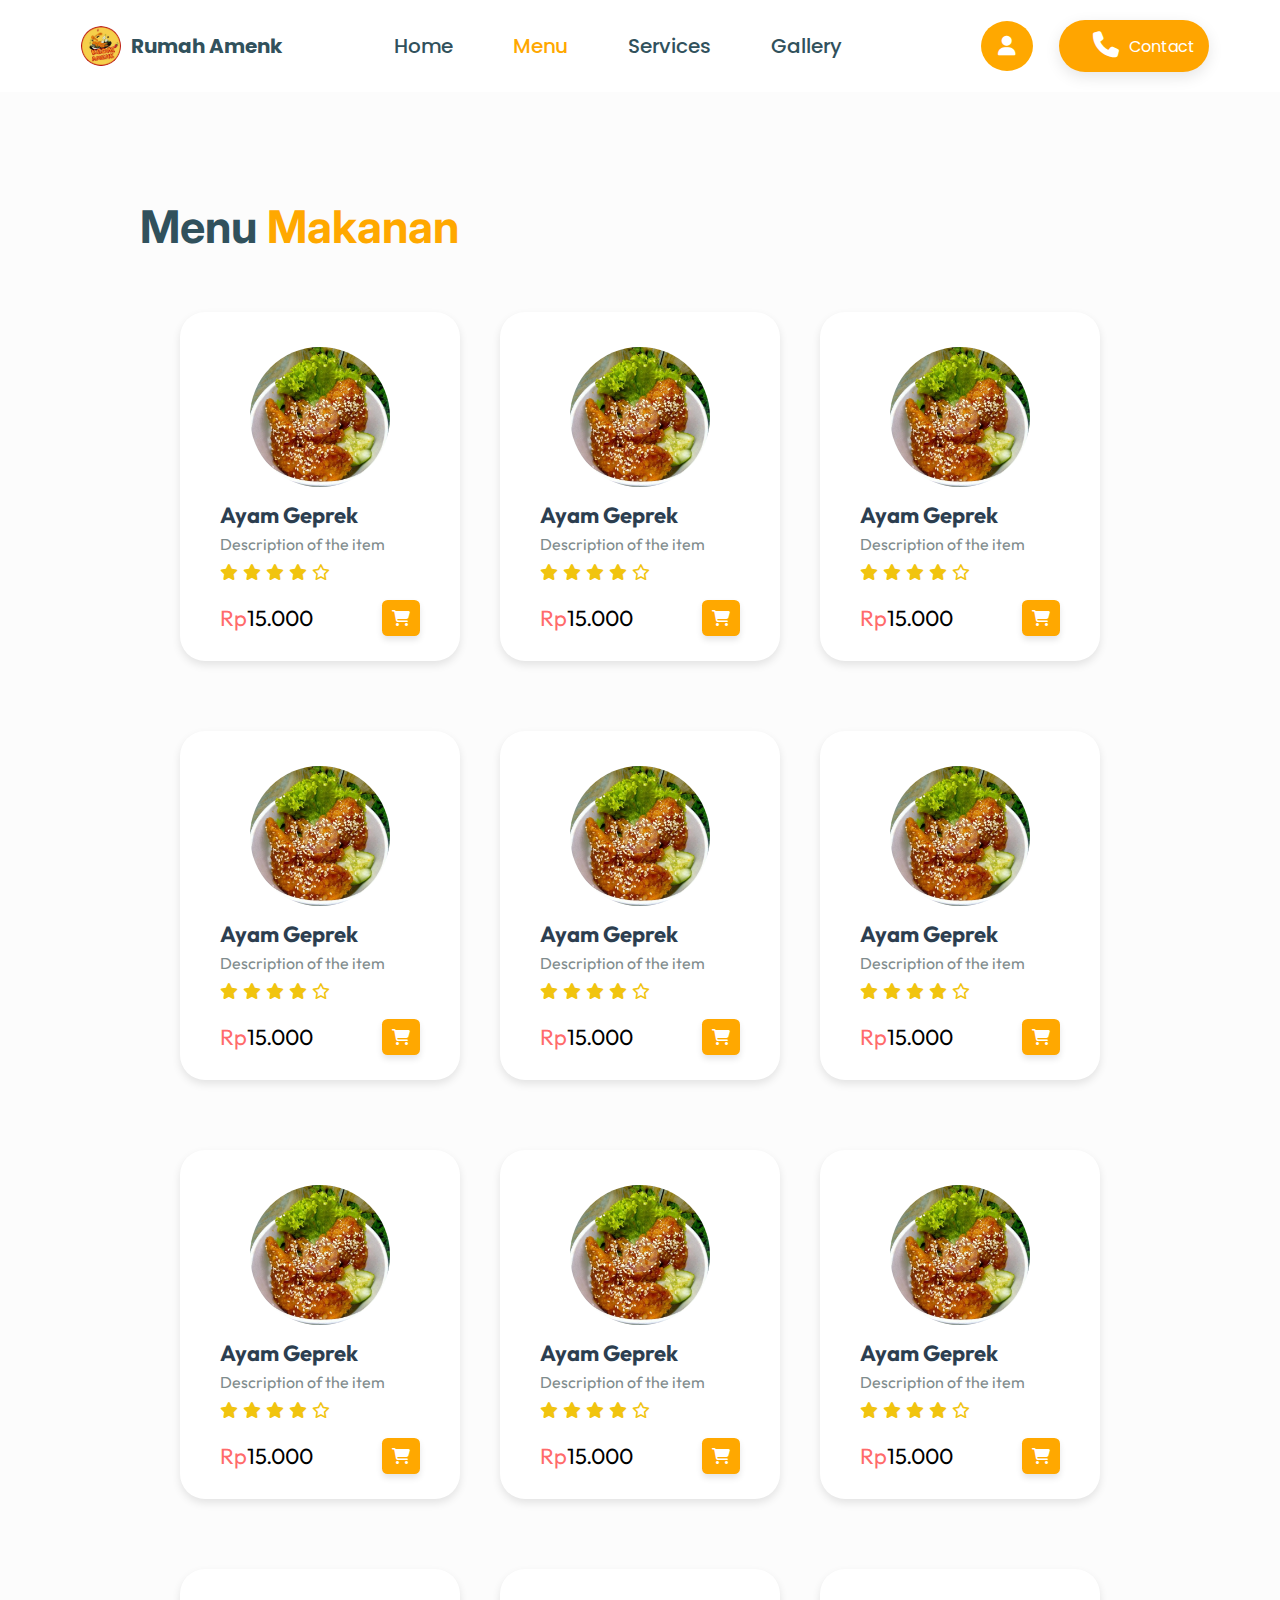
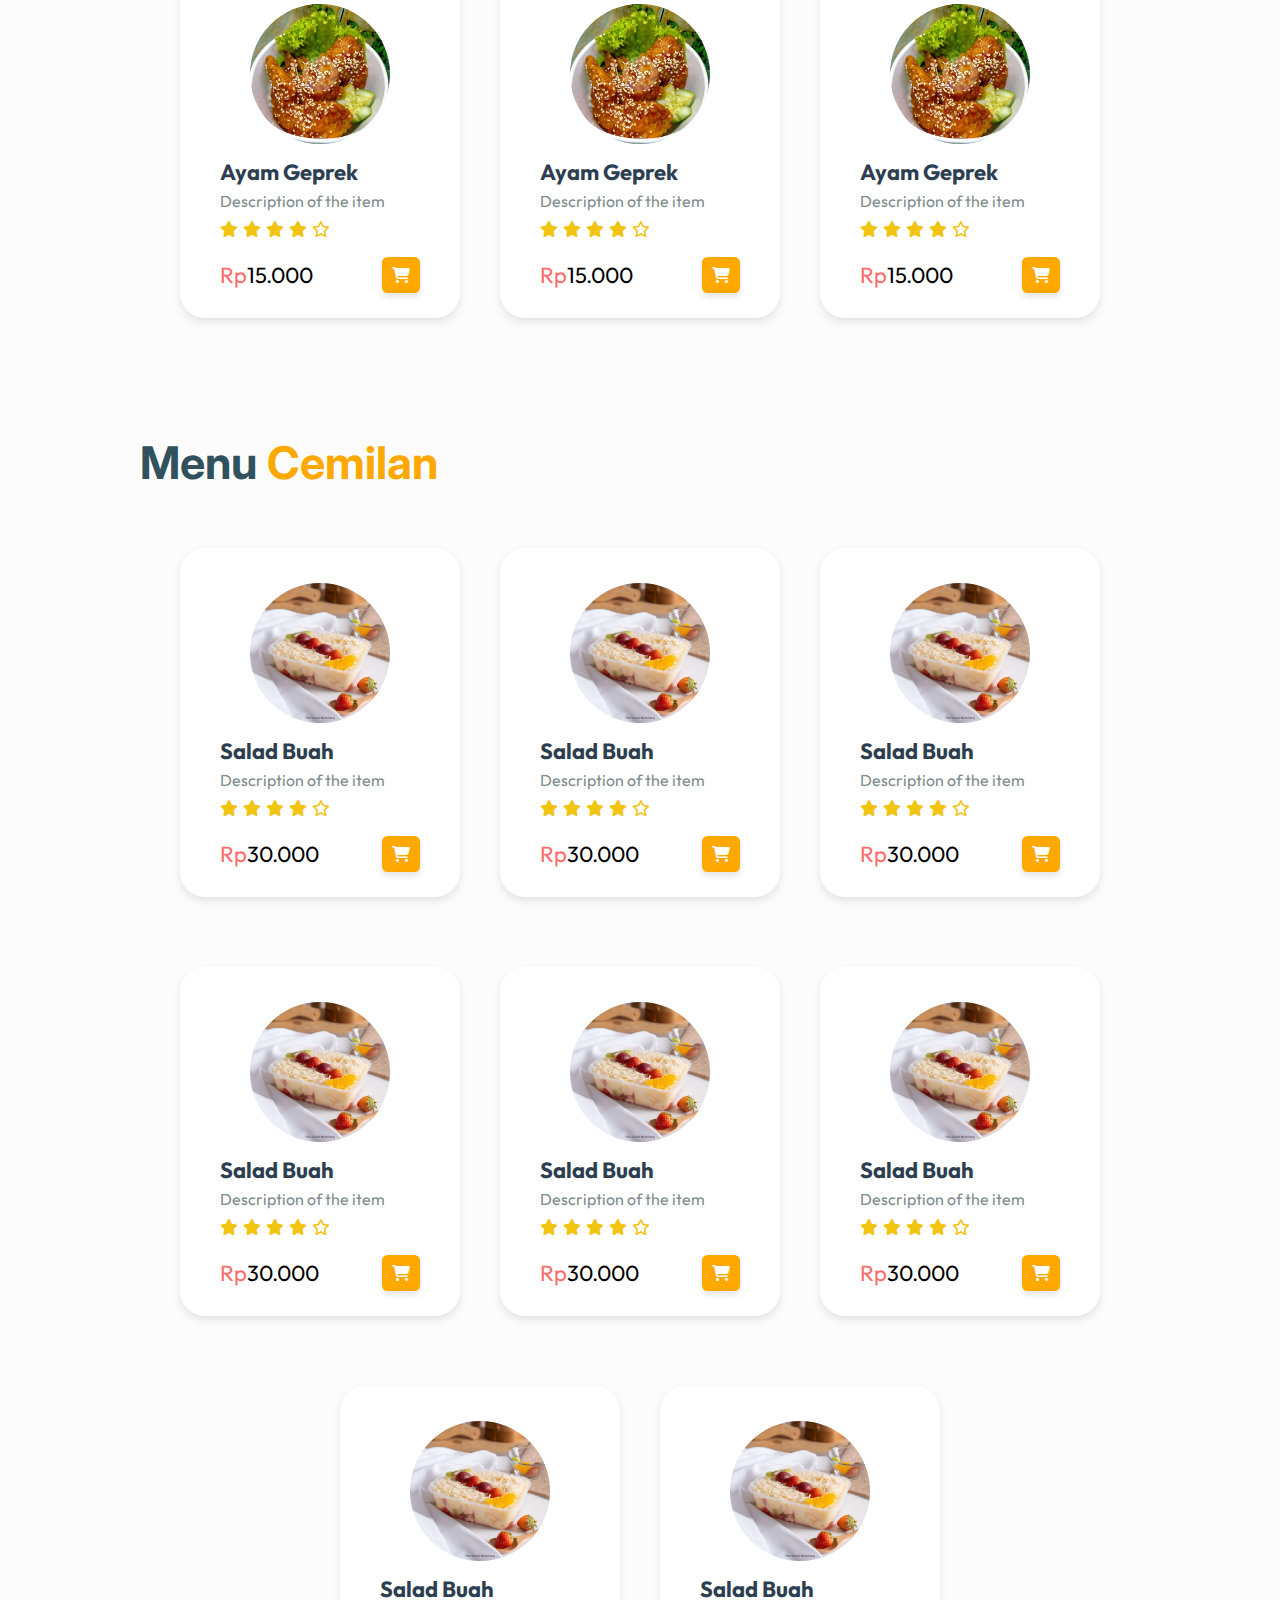
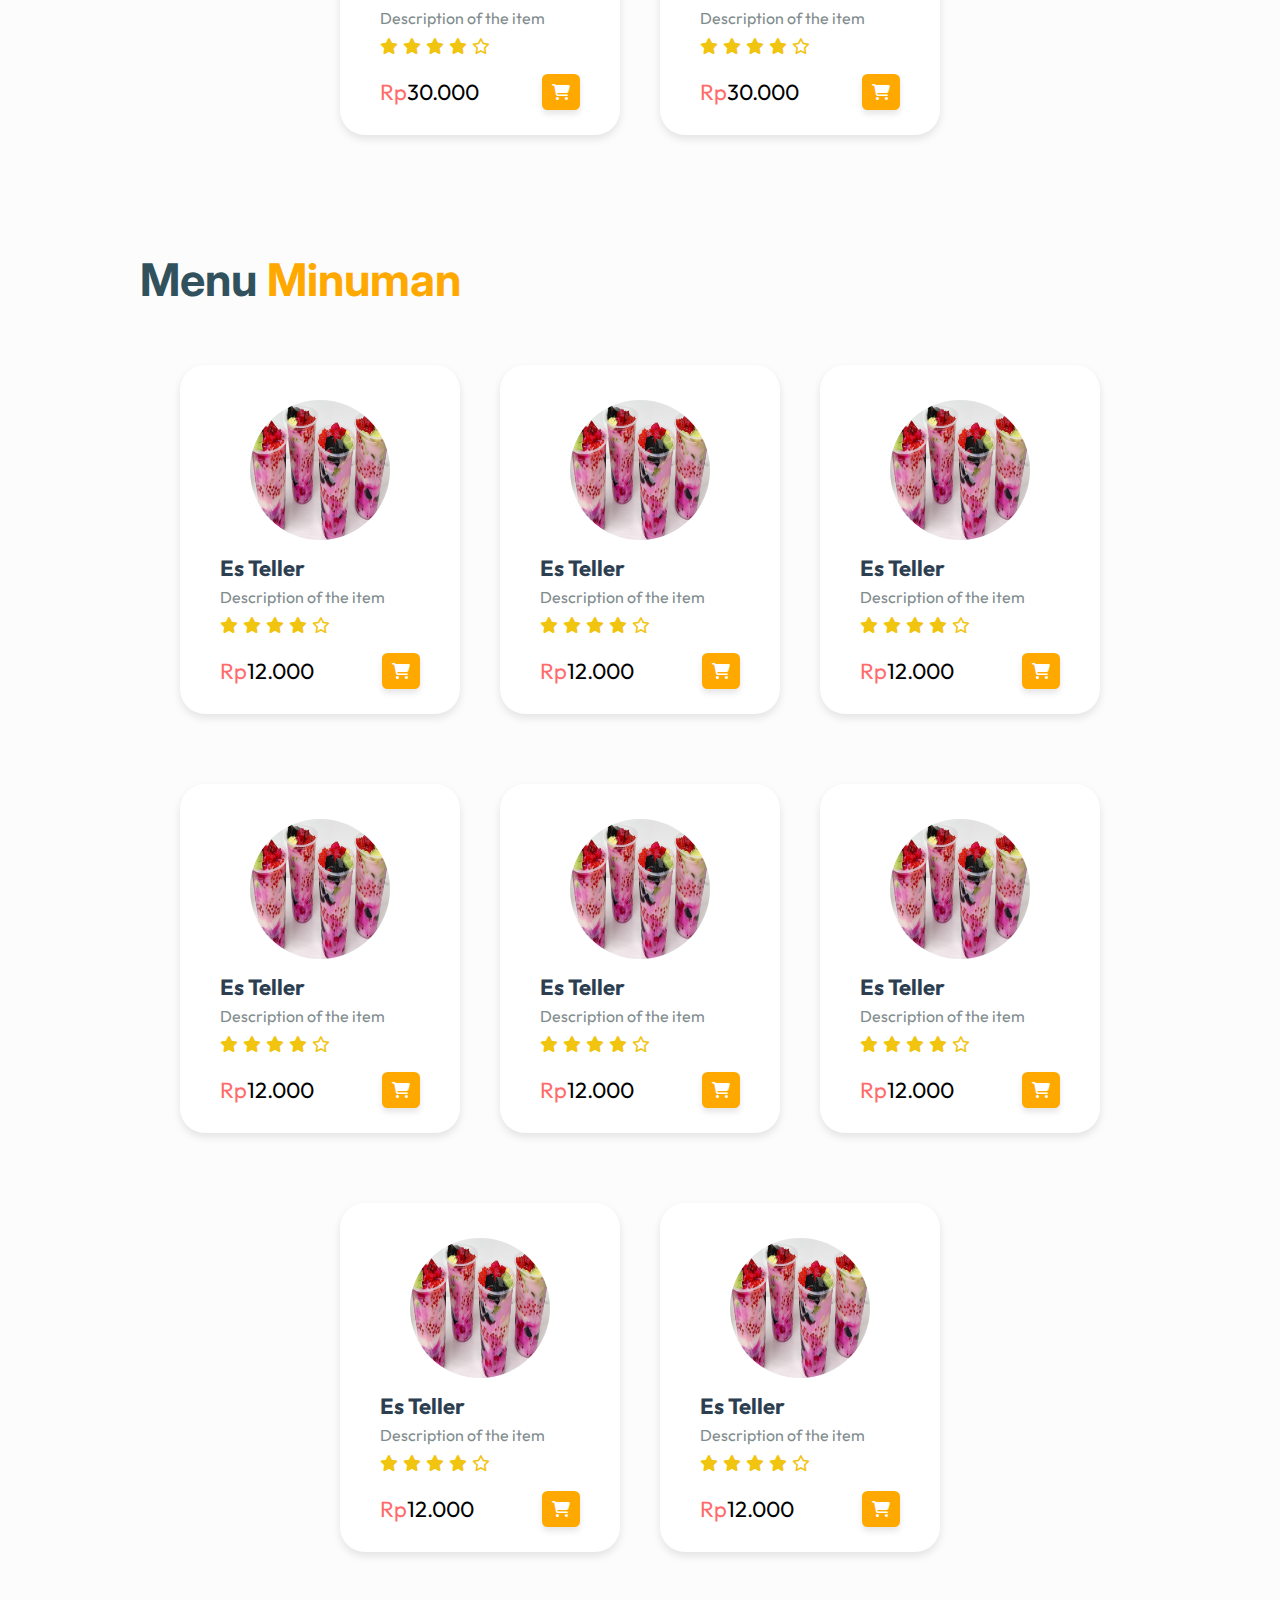
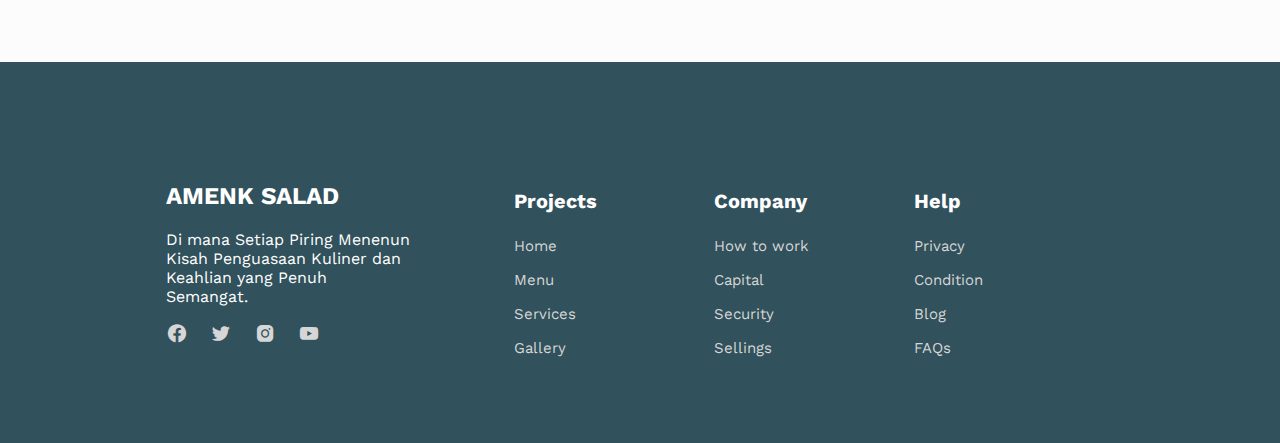
<file: menu.html>
<!DOCTYPE html>
<html lang="en">
<head>
    <meta charset="UTF-8">
    <meta name="viewport" content="width=device-width, initial-scale=1.0">
    <link href="./fontawesome-free-6.6.0-web/css/all.min.css" rel="stylesheet"/>
    <!-- Link Google Font -->
    <link rel="preconnect" href="https://fonts.gooleapis.com">
    <link rel="preconnect" href="https://fonts.gstatic.com" crossorigin>
    <link href="https://fonts.googleapis.com/css2?family=Work+Sans:wght@300;400;500;600;700;800;900&display=swap" rel="stylesheet"/>
    <!-- Link Google Font -->
    
    <!-- Boxicons Link -->
    <link rel="stylesheet"
    href="https://cdn.jsdelivr.net/npm/boxicons@latest/css/boxicons.min.css">
    <link rel="stylesheet"
    href="https://unpkg.com/boxicons@latest/css/boxicons.min.css">
    <!-- Boxicons Link -->

    <link rel="stylesheet" href="./CSS/menu.css">
    <title>Rumah Amenk</title>
</head>
<body>
    <!-- navbar -->
    <nav>
        <div class="logo">
        <img
            alt="Logo of Rumah Amenk"
            src="./Kuning merah berilustrasi ayam geprek logo.jpg"
        />
        <span>Rumah Amenk</span>
        </div>
        <div class="menu">
        <a href="index.html">Home</a>
        <a class="active" href="menu.html">Menu</a>
        <!-- <a href="keranjang.html">Orders</a> -->
        <a href="index.html#serv">Services</a>
        <a href="gallery.html">Gallery</a>
        </div>
        <div class="icons">
            <!-- <a href="keranjang.html"><i class="fa-solid fa-cart-shopping"></i></a> -->
            <button class="jamet">
                <a href="Login.html"><i class="fa-solid fa-user"></i></a>
            </button>
            <button class="contact-btn">
                <a href="contact.html"><i class="fa-solid fa-phone"></i></a>Contact
            </button>
        </div>
    </nav>
    <!-- navbar -->

    <!-- foto -->
    <div class="foto-ubah"></div>
    <!-- foto -->

    <!-- halaman Menu makanan -->
    <div class="title-2">
        <div class="g2"><h2>Menu <span>Makanan</span></h2></div>
    </div>

    <div class="makanan">
        <div class="menu-makanan">
            <img alt="Image of a burger" src="./Asset/Makanan Berat/Ayam Drakor.jpeg"/>
            <div class="alamak">
                <div class="menu-title">Ayam Geprek</div>
                <div class="menu-subtitle">Description of the item</div>
            </div>

            <div class="stars">
                <i class="fas fa-star">
                </i>
                <i class="fas fa-star">
                </i>
                <i class="fas fa-star">
                </i>
                <i class="fas fa-star">
                </i>
                <i class="far fa-star">
                </i>
            </div>

            <div class="harga">
                <div class="rp">
                    <div class="price"><span>Rp</span>15.000</div>
                </div>
                <div class="shop"><a href="detail.html"><i class="fa-solid fa-cart-shopping"></i></a>
                </div>
            </div>
        </div>
        
        <div class="menu-makanan">
            <img alt="Image of a burger" src="./Asset/Makanan Berat/Ayam Drakor.jpeg"/>
            <div class="alamak">
                <div class="menu-title">Ayam Geprek</div>
                <div class="menu-subtitle">Description of the item</div>
            </div>

            <div class="stars">
                <i class="fas fa-star">
                </i>
                <i class="fas fa-star">
                </i>
                <i class="fas fa-star">
                </i>
                <i class="fas fa-star">
                </i>
                <i class="far fa-star">
                </i>
            </div>

            <div class="harga">
                <div class="rp">
                    <div class="price"><span>Rp</span>15.000</div>
                </div>
                <div class="shop"><a href="detail.html"><i class="fa-solid fa-cart-shopping"></i></a>
                </div>
            </div>
        </div>

        <div class="menu-makanan">
            <img alt="Image of a burger" src="./Asset/Makanan Berat/Ayam Drakor.jpeg"/>
            <div class="alamak">
                <div class="menu-title">Ayam Geprek</div>
                <div class="menu-subtitle">Description of the item</div>
            </div>

            <div class="stars">
                <i class="fas fa-star">
                </i>
                <i class="fas fa-star">
                </i>
                <i class="fas fa-star">
                </i>
                <i class="fas fa-star">
                </i>
                <i class="far fa-star">
                </i>
            </div>

            <div class="harga">
                <div class="rp">
                    <div class="price"><span>Rp</span>15.000</div>
                </div>
                <div class="shop"><a href="detail.html"><i class="fa-solid fa-cart-shopping"></i></a>
                </div>
            </div>
        </div>

        <div class="menu-makanan">
            <img alt="Image of a burger" src="./Asset/Makanan Berat/Ayam Drakor.jpeg"/>
            <div class="alamak">
                <div class="menu-title">Ayam Geprek</div>
                <div class="menu-subtitle">Description of the item</div>
            </div>

            <div class="stars">
                <i class="fas fa-star">
                </i>
                <i class="fas fa-star">
                </i>
                <i class="fas fa-star">
                </i>
                <i class="fas fa-star">
                </i>
                <i class="far fa-star">
                </i>
            </div>

            <div class="harga">
                <div class="rp">
                    <div class="price"><span>Rp</span>15.000</div>
                </div>
                <div class="shop"><a href="detail.html"><i class="fa-solid fa-cart-shopping"></i></a>
                </div>
            </div>
        </div>

        <div class="menu-makanan">
            <img alt="Image of a burger" src="./Asset/Makanan Berat/Ayam Drakor.jpeg"/>
            <div class="alamak">
                <div class="menu-title">Ayam Geprek</div>
                <div class="menu-subtitle">Description of the item</div>
            </div>

            <div class="stars">
                <i class="fas fa-star">
                </i>
                <i class="fas fa-star">
                </i>
                <i class="fas fa-star">
                </i>
                <i class="fas fa-star">
                </i>
                <i class="far fa-star">
                </i>
            </div>

            <div class="harga">
                <div class="rp">
                    <div class="price"><span>Rp</span>15.000</div>
                </div>
                <div class="shop"><a href="detail.html"><i class="fa-solid fa-cart-shopping"></i></a>
                </div>
            </div>
        </div>

        <div class="menu-makanan">
            <img alt="Image of a burger" src="./Asset/Makanan Berat/Ayam Drakor.jpeg"/>
            <div class="alamak">
                <div class="menu-title">Ayam Geprek</div>
                <div class="menu-subtitle">Description of the item</div>
            </div>

            <div class="stars">
                <i class="fas fa-star">
                </i>
                <i class="fas fa-star">
                </i>
                <i class="fas fa-star">
                </i>
                <i class="fas fa-star">
                </i>
                <i class="far fa-star">
                </i>
            </div>

            <div class="harga">
                <div class="rp">
                    <div class="price"><span>Rp</span>15.000</div>
                </div>
                <div class="shop"><a href="detail.html"><i class="fa-solid fa-cart-shopping"></i></a>
                </div>
            </div>
        </div>

        <div class="menu-makanan">
            <img alt="Image of a burger" src="./Asset/Makanan Berat/Ayam Drakor.jpeg"/>
            <div class="alamak">
                <div class="menu-title">Ayam Geprek</div>
                <div class="menu-subtitle">Description of the item</div>
            </div>

            <div class="stars">
                <i class="fas fa-star">
                </i>
                <i class="fas fa-star">
                </i>
                <i class="fas fa-star">
                </i>
                <i class="fas fa-star">
                </i>
                <i class="far fa-star">
                </i>
            </div>

            <div class="harga">
                <div class="rp">
                    <div class="price"><span>Rp</span>15.000</div>
                </div>
                <div class="shop"><a href="detail.html"><i class="fa-solid fa-cart-shopping"></i></a>
                </div>
            </div>
        </div>

        <div class="menu-makanan">
            <img alt="Image of a burger" src="./Asset/Makanan Berat/Ayam Drakor.jpeg"/>
            <div class="alamak">
                <div class="menu-title">Ayam Geprek</div>
                <div class="menu-subtitle">Description of the item</div>
            </div>

            <div class="stars">
                <i class="fas fa-star">
                </i>
                <i class="fas fa-star">
                </i>
                <i class="fas fa-star">
                </i>
                <i class="fas fa-star">
                </i>
                <i class="far fa-star">
                </i>
            </div>

            <div class="harga">
                <div class="rp">
                    <div class="price"><span>Rp</span>15.000</div>
                </div>
                <div class="shop"><a href="detail.html"><i class="fa-solid fa-cart-shopping"></i></a>
                </div>
            </div>
        </div>

        <div class="menu-makanan">
            <img alt="Image of a burger" src="./Asset/Makanan Berat/Ayam Drakor.jpeg"/>
            <div class="alamak">
                <div class="menu-title">Ayam Geprek</div>
                <div class="menu-subtitle">Description of the item</div>
            </div>

            <div class="stars">
                <i class="fas fa-star">
                </i>
                <i class="fas fa-star">
                </i>
                <i class="fas fa-star">
                </i>
                <i class="fas fa-star">
                </i>
                <i class="far fa-star">
                </i>
            </div>

            <div class="harga">
                <div class="rp">
                    <div class="price"><span>Rp</span>15.000</div>
                </div>
                <div class="shop"><a href="detail.html"><i class="fa-solid fa-cart-shopping"></i></a>
                </div>
            </div>
        </div>

        <div class="menu-makanan">
            <img alt="Image of a burger" src="./Asset/Makanan Berat/Ayam Drakor.jpeg"/>
            <div class="alamak">
                <div class="menu-title">Ayam Geprek</div>
                <div class="menu-subtitle">Description of the item</div>
            </div>

            <div class="stars">
                <i class="fas fa-star">
                </i>
                <i class="fas fa-star">
                </i>
                <i class="fas fa-star">
                </i>
                <i class="fas fa-star">
                </i>
                <i class="far fa-star">
                </i>
            </div>

            <div class="harga">
                <div class="rp">
                    <div class="price"><span>Rp</span>15.000</div>
                </div>
                <div class="shop"><a href="detail.html"><i class="fa-solid fa-cart-shopping"></i></a>
                </div>
            </div>
        </div>

        <div class="menu-makanan">
            <img alt="Image of a burger" src="./Asset/Makanan Berat/Ayam Drakor.jpeg"/>
            <div class="alamak">
                <div class="menu-title">Ayam Geprek</div>
                <div class="menu-subtitle">Description of the item</div>
            </div>

            <div class="stars">
                <i class="fas fa-star">
                </i>
                <i class="fas fa-star">
                </i>
                <i class="fas fa-star">
                </i>
                <i class="fas fa-star">
                </i>
                <i class="far fa-star">
                </i>
            </div>

            <div class="harga">
                <div class="rp">
                    <div class="price"><span>Rp</span>15.000</div>
                </div>
                <div class="shop"><a href="detail.html"><i class="fa-solid fa-cart-shopping"></i></a>
                </div>
            </div>
        </div>

        <div class="menu-makanan">
            <img alt="Image of a burger" src="./Asset/Makanan Berat/Ayam Drakor.jpeg"/>
            <div class="alamak">
                <div class="menu-title">Ayam Geprek</div>
                <div class="menu-subtitle">Description of the item</div>
            </div>

            <div class="stars">
                <i class="fas fa-star">
                </i>
                <i class="fas fa-star">
                </i>
                <i class="fas fa-star">
                </i>
                <i class="fas fa-star">
                </i>
                <i class="far fa-star">
                </i>
            </div>

            <div class="harga">
                <div class="rp">
                    <div class="price"><span>Rp</span>15.000</div>
                </div>
                <div class="shop"><a href="detail.html"><i class="fa-solid fa-cart-shopping"></i></a>
                </div>
            </div>
        </div>
    </div>
    <!-- halaman Menu makanan -->

    <!-- halaman menu cemilan -->
    <div class="title-2">
        <div class="g2"><h2>Menu <span>Cemilan</span></h2></div>
    </div>

    <div class="makanan">
        <div class="menu-makanan">
            <img alt="Image of a burger" src="./Asset/Makanan RIngan/Salad L.jpg"/>
            <div class="alamak">
                <div class="menu-title">Salad Buah</div>
                <div class="menu-subtitle">Description of the item</div>
            </div>

            <div class="stars">
                <i class="fas fa-star">
                </i>
                <i class="fas fa-star">
                </i>
                <i class="fas fa-star">
                </i>
                <i class="fas fa-star">
                </i>
                <i class="far fa-star">
                </i>
            </div>

            <div class="harga">
                <div class="rp">
                    <div class="price"><span>Rp</span>30.000</div>
                </div>
                <div class="shop"><a href="detail.html"><i class="fa-solid fa-cart-shopping"></i></a>
                </div>
            </div>
        </div>

        <div class="menu-makanan">
            <img alt="Image of a burger" src="./Asset/Makanan RIngan/Salad L.jpg"/>
            <div class="alamak">
                <div class="menu-title">Salad Buah</div>
                <div class="menu-subtitle">Description of the item</div>
            </div>

            <div class="stars">
                <i class="fas fa-star">
                </i>
                <i class="fas fa-star">
                </i>
                <i class="fas fa-star">
                </i>
                <i class="fas fa-star">
                </i>
                <i class="far fa-star">
                </i>
            </div>

            <div class="harga">
                <div class="rp">
                    <div class="price"><span>Rp</span>30.000</div>
                </div>
                <div class="shop"><a href="detail.html"><i class="fa-solid fa-cart-shopping"></i></a>
                </div>
            </div>
        </div>

        <div class="menu-makanan">
            <img alt="Image of a burger" src="./Asset/Makanan RIngan/Salad L.jpg"/>
            <div class="alamak">
                <div class="menu-title">Salad Buah</div>
                <div class="menu-subtitle">Description of the item</div>
            </div>

            <div class="stars">
                <i class="fas fa-star">
                </i>
                <i class="fas fa-star">
                </i>
                <i class="fas fa-star">
                </i>
                <i class="fas fa-star">
                </i>
                <i class="far fa-star">
                </i>
            </div>

            <div class="harga">
                <div class="rp">
                    <div class="price"><span>Rp</span>30.000</div>
                </div>
                <div class="shop"><a href="detail.html"><i class="fa-solid fa-cart-shopping"></i></a>
                </div>
            </div>
        </div>

        <div class="menu-makanan">
            <img alt="Image of a burger" src="./Asset/Makanan RIngan/Salad L.jpg"/>
            <div class="alamak">
                <div class="menu-title">Salad Buah</div>
                <div class="menu-subtitle">Description of the item</div>
            </div>

            <div class="stars">
                <i class="fas fa-star">
                </i>
                <i class="fas fa-star">
                </i>
                <i class="fas fa-star">
                </i>
                <i class="fas fa-star">
                </i>
                <i class="far fa-star">
                </i>
            </div>

            <div class="harga">
                <div class="rp">
                    <div class="price"><span>Rp</span>30.000</div>
                </div>
                <div class="shop"><a href="detail.html"><i class="fa-solid fa-cart-shopping"></i></a>
                </div>
            </div>
        </div>

        <div class="menu-makanan">
            <img alt="Image of a burger" src="./Asset/Makanan RIngan/Salad L.jpg"/>
            <div class="alamak">
                <div class="menu-title">Salad Buah</div>
                <div class="menu-subtitle">Description of the item</div>
            </div>

            <div class="stars">
                <i class="fas fa-star">
                </i>
                <i class="fas fa-star">
                </i>
                <i class="fas fa-star">
                </i>
                <i class="fas fa-star">
                </i>
                <i class="far fa-star">
                </i>
            </div>

            <div class="harga">
                <div class="rp">
                    <div class="price"><span>Rp</span>30.000</div>
                </div>
                <div class="shop"><a href="detail.html"><i class="fa-solid fa-cart-shopping"></i></a>
                </div>
            </div>
        </div>

        <div class="menu-makanan">
            <img alt="Image of a burger" src="./Asset/Makanan RIngan/Salad L.jpg"/>
            <div class="alamak">
                <div class="menu-title">Salad Buah</div>
                <div class="menu-subtitle">Description of the item</div>
            </div>

            <div class="stars">
                <i class="fas fa-star">
                </i>
                <i class="fas fa-star">
                </i>
                <i class="fas fa-star">
                </i>
                <i class="fas fa-star">
                </i>
                <i class="far fa-star">
                </i>
            </div>

            <div class="harga">
                <div class="rp">
                    <div class="price"><span>Rp</span>30.000</div>
                </div>
                <div class="shop"><a href="detail.html"><i class="fa-solid fa-cart-shopping"></i></a>
                </div>
            </div>
        </div>

        <div class="menu-makanan">
            <img alt="Image of a burger" src="./Asset/Makanan RIngan/Salad L.jpg"/>
            <div class="alamak">
                <div class="menu-title">Salad Buah</div>
                <div class="menu-subtitle">Description of the item</div>
            </div>

            <div class="stars">
                <i class="fas fa-star">
                </i>
                <i class="fas fa-star">
                </i>
                <i class="fas fa-star">
                </i>
                <i class="fas fa-star">
                </i>
                <i class="far fa-star">
                </i>
            </div>

            <div class="harga">
                <div class="rp">
                    <div class="price"><span>Rp</span>30.000</div>
                </div>
                <div class="shop"><a href="detail.html"><i class="fa-solid fa-cart-shopping"></i></a>
                </div>
            </div>
        </div>

        <div class="menu-makanan">
            <img alt="Image of a burger" src="./Asset/Makanan RIngan/Salad L.jpg"/>
            <div class="alamak">
                <div class="menu-title">Salad Buah</div>
                <div class="menu-subtitle">Description of the item</div>
            </div>

            <div class="stars">
                <i class="fas fa-star">
                </i>
                <i class="fas fa-star">
                </i>
                <i class="fas fa-star">
                </i>
                <i class="fas fa-star">
                </i>
                <i class="far fa-star">
                </i>
            </div>

            <div class="harga">
                <div class="rp">
                    <div class="price"><span>Rp</span>30.000</div>
                </div>
                <div class="shop"><a href="detail.html"><i class="fa-solid fa-cart-shopping"></i></a>
                </div>
            </div>
        </div>
    </div>
    <!-- halaman menu cemilan -->

    <!-- halaman menu minuman -->
    <div class="title-2">
        <div class="g2"><h2>Menu <span>Minuman</span></h2></div>
    </div>

    <div class="makanan">
        <div class="menu-makanan">
            <img alt="Image of a burger" src="./Asset/Semua Minuman/Es Teller.jpg"/>
            <div class="alamak">
                <div class="menu-title">Es Teller</div>
                <div class="menu-subtitle">Description of the item</div>
            </div>

            <div class="stars">
                <i class="fas fa-star">
                </i>
                <i class="fas fa-star">
                </i>
                <i class="fas fa-star">
                </i>
                <i class="fas fa-star">
                </i>
                <i class="far fa-star">
                </i>
            </div>

            <div class="harga">
                <div class="rp">
                    <div class="price"><span>Rp</span>12.000</div>
                </div>
                <div class="shop"><a href="detail.html"><i class="fa-solid fa-cart-shopping"></i></a>
                </div>
            </div>
        </div>

        <div class="menu-makanan">
            <img alt="Image of a burger" src="./Asset/Semua Minuman/Es Teller.jpg"/>
            <div class="alamak">
                <div class="menu-title">Es Teller</div>
                <div class="menu-subtitle">Description of the item</div>
            </div>

            <div class="stars">
                <i class="fas fa-star">
                </i>
                <i class="fas fa-star">
                </i>
                <i class="fas fa-star">
                </i>
                <i class="fas fa-star">
                </i>
                <i class="far fa-star">
                </i>
            </div>

            <div class="harga">
                <div class="rp">
                    <div class="price"><span>Rp</span>12.000</div>
                </div>
                <div class="shop"><a href="detail.html"><i class="fa-solid fa-cart-shopping"></i></a>
                </div>
            </div>
        </div>

        <div class="menu-makanan">
            <img alt="Image of a burger" src="./Asset/Semua Minuman/Es Teller.jpg"/>
            <div class="alamak">
                <div class="menu-title">Es Teller</div>
                <div class="menu-subtitle">Description of the item</div>
            </div>

            <div class="stars">
                <i class="fas fa-star">
                </i>
                <i class="fas fa-star">
                </i>
                <i class="fas fa-star">
                </i>
                <i class="fas fa-star">
                </i>
                <i class="far fa-star">
                </i>
            </div>

            <div class="harga">
                <div class="rp">
                    <div class="price"><span>Rp</span>12.000</div>
                </div>
                <div class="shop"><a href="detail.html"><i class="fa-solid fa-cart-shopping"></i></a>
                </div>
            </div>
        </div>

        <div class="menu-makanan">
            <img alt="Image of a burger" src="./Asset/Semua Minuman/Es Teller.jpg"/>
            <div class="alamak">
                <div class="menu-title">Es Teller</div>
                <div class="menu-subtitle">Description of the item</div>
            </div>

            <div class="stars">
                <i class="fas fa-star">
                </i>
                <i class="fas fa-star">
                </i>
                <i class="fas fa-star">
                </i>
                <i class="fas fa-star">
                </i>
                <i class="far fa-star">
                </i>
            </div>

            <div class="harga">
                <div class="rp">
                    <div class="price"><span>Rp</span>12.000</div>
                </div>
                <div class="shop"><a href="detail.html"><i class="fa-solid fa-cart-shopping"></i></a>
                </div>
            </div>
        </div>

        <div class="menu-makanan">
            <img alt="Image of a burger" src="./Asset/Semua Minuman/Es Teller.jpg"/>
            <div class="alamak">
                <div class="menu-title">Es Teller</div>
                <div class="menu-subtitle">Description of the item</div>
            </div>

            <div class="stars">
                <i class="fas fa-star">
                </i>
                <i class="fas fa-star">
                </i>
                <i class="fas fa-star">
                </i>
                <i class="fas fa-star">
                </i>
                <i class="far fa-star">
                </i>
            </div>

            <div class="harga">
                <div class="rp">
                    <div class="price"><span>Rp</span>12.000</div>
                </div>
                <div class="shop"><a href="detail.html"><i class="fa-solid fa-cart-shopping"></i></a>
                </div>
            </div>
        </div>

        <div class="menu-makanan">
            <img alt="Image of a burger" src="./Asset/Semua Minuman/Es Teller.jpg"/>
            <div class="alamak">
                <div class="menu-title">Es Teller</div>
                <div class="menu-subtitle">Description of the item</div>
            </div>

            <div class="stars">
                <i class="fas fa-star">
                </i>
                <i class="fas fa-star">
                </i>
                <i class="fas fa-star">
                </i>
                <i class="fas fa-star">
                </i>
                <i class="far fa-star">
                </i>
            </div>

            <div class="harga">
                <div class="rp">
                    <div class="price"><span>Rp</span>12.000</div>
                </div>
                <div class="shop"><a href="detail.html"><i class="fa-solid fa-cart-shopping"></i></a>
                </div>
            </div>
        </div>

        <div class="menu-makanan">
            <img alt="Image of a burger" src="./Asset/Semua Minuman/Es Teller.jpg"/>
            <div class="alamak">
                <div class="menu-title">Es Teller</div>
                <div class="menu-subtitle">Description of the item</div>
            </div>

            <div class="stars">
                <i class="fas fa-star">
                </i>
                <i class="fas fa-star">
                </i>
                <i class="fas fa-star">
                </i>
                <i class="fas fa-star">
                </i>
                <i class="far fa-star">
                </i>
            </div>

            <div class="harga">
                <div class="rp">
                    <div class="price"><span>Rp</span>12.000</div>
                </div>
                <div class="shop"><a href="detail.html"><i class="fa-solid fa-cart-shopping"></i></a>
                </div>
            </div>
        </div>

        <div class="menu-makanan">
            <img alt="Image of a burger" src="./Asset/Semua Minuman/Es Teller.jpg"/>
            <div class="alamak">
                <div class="menu-title">Es Teller</div>
                <div class="menu-subtitle">Description of the item</div>
            </div>

            <div class="stars">
                <i class="fas fa-star">
                </i>
                <i class="fas fa-star">
                </i>
                <i class="fas fa-star">
                </i>
                <i class="fas fa-star">
                </i>
                <i class="far fa-star">
                </i>
            </div>

            <div class="harga">
                <div class="rp">
                    <div class="price"><span>Rp</span>12.000</div>
                </div>
                <div class="shop"><a href="detail.html"><i class="fa-solid fa-cart-shopping"></i></a>
                </div>
            </div>
        </div>
    </div>
    <!-- halaman menu minuman -->

    <!-- footer -->
    <footer>
        <section class="footer">
            <div class="footer-content">
                <h2>AMENK SALAD</h2>
                <p>Di mana Setiap Piring Menenun Kisah Penguasaan Kuliner dan Keahlian yang Penuh Semangat.</p>
                <div class="icon-foot">
                    <a href="#"><i class='bx bxl-facebook-circle'></i></a>
                    <a href="#"><i class='bx bxl-twitter' ></i></a>
                    <a href="#"><i class='bx bxl-instagram-alt' ></i></a>
                    <a href="#"><i class='bx bxl-youtube' ></i></a>
                </div>
            </div>

            <div class="footer-content">
                <h4>Projects</h4>
                <li><a href="index.html">Home</a></li>
                <li><a href="menu.html">Menu</a></li>
                <li><a href="index.html#serv">Services</a></li>
                <li><a href="gallery.html">Gallery</a></li>
            </div>

            <div class="footer-content">
                <h4>Company</h4>
                <li><a href="error.html">How to work</a></li>
                <li><a href="error.html">Capital</a></li>
                <li><a href="error.html">Security</a></li>
                <li><a href="error.html">Sellings</a></li>
            </div>

            <div class="footer-content">
                <h4>Help</h4>
                <li><a href="error.html">Privacy</a></li>
                <li><a href="error.html">Condition</a></li>
                <li><a href="error.html">Blog</a></li>
                <li><a href="error.html">FAQs</a></li>
            </div>

        </section>
    </footer>
    <!-- footer -->
    <script src="./JS/navbar.js"></script>


</body>
</html>
</file>
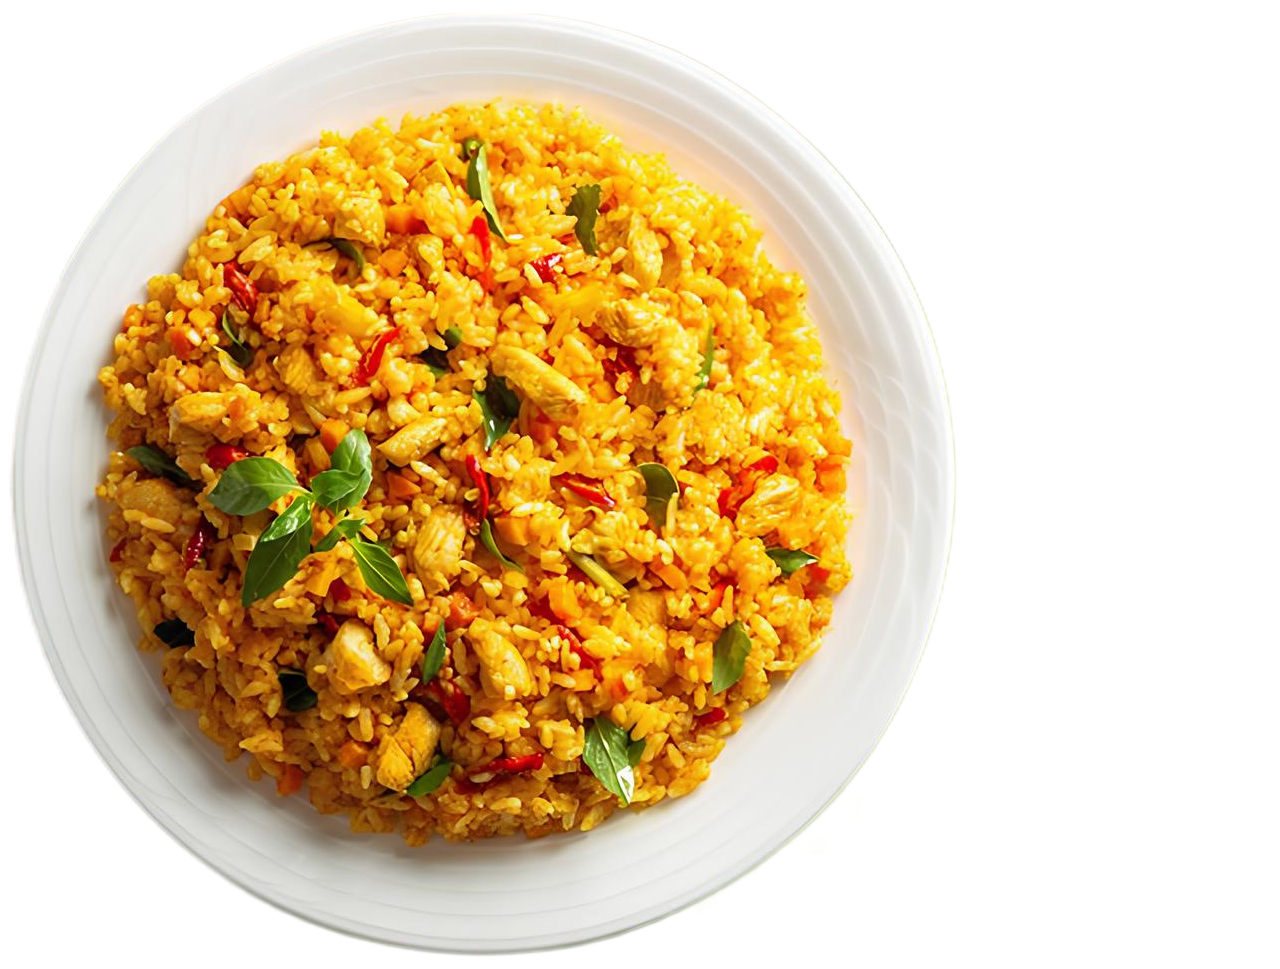
<file: Asset/gabut.html>
<!DOCTYPE html>
<html lang="en">
<head>
  <meta charset="UTF-8">
  <meta name="viewport" content="width=device-width, initial-scale=1.0">
  <title>Document</title>
  <style>
    img {
      justify-content: center;
      display: flex;
    }
  </style>
</head>
<body>
  <img src="/Asset/SAVE_20241001_191543-fotor-bg-remover-20241001192220 (1).png" alt="">
</body>
</html>
</file>
<file: CSS/style.css>
@import url('https://fonts.googleapis.com/css2?family=Inter:ital,opsz,wght@0,14..32,100..900;1,14..32,100..900&family=Outfit:wght@100..900&family=Poppins:wght@100;400;500;600;700&display=swap');

body {

    margin: 0;
    padding: 0;
    background-color: #fcfcfc;
}

* {
    scroll-behavior: smooth;
}

/* nav .logo img {
    height: 50px;
    width: 50px;
} */


/* navbar */
nav {
    font-family: "Poppins", sans-serif;
    font-weight: 500;
    font-style: normal;
    display: flex;
    justify-content: space-around;
    align-items: center;
    padding: 20px 0px 20px 0px;
    background-color: #ffffff;
}
nav .logo {
    font-family: "Poppins", sans-serif;
    font-weight: 600;
    font-style: normal;
    display: flex;
    align-items: center;
    margin-left: 20px;
}
nav .logo img {
    height: 40px;
    margin-right: 10px;
    border-radius: 50%;
}
nav .logo span {
    font-size: 20px;
    font-weight: bold;
    color: #31515C; 
}

nav .active {
    color: #FFA800;
}

nav .menu {
    display: flex;
    align-items: center;
}
nav .menu a {
    margin: 0 30px;
    text-decoration: none;
    color: #31515C;
    font-size: 20px;
    transition: all .40s ease;
}
nav .menu a:hover {
    color: #FFA800;
}
nav .menu a.active {
    color: #FFA800;
}
nav .icons {
    display: flex;
}

nav .icons i {
    cursor: pointer;
    font-size: 26px;
    margin: 0 20px;
    color: #FFA800;
}

nav .jamet {
    font-family: 'poppins', serif;
    border: none;
    cursor: pointer;
    background-color: #fff;
    i {
        background-color: #ffa800;
    color: #ffffff;
    padding: 15px 17px 15px 17px;
    margin-right: 20px;
    border: none;
    border-radius: 50% 50% 50% 50%;
    }
}

nav .jamet i {
    color: #ffffff;
    font-size: 20px;
}


nav .contact-btn {
    font-family: 'poppins', serif;
    background-color: #ffa500;
    color: #ffffff;
    padding: 8px 14px;
    margin-right: 10px;
    border: none;
    border-radius: 30px;
    font-size: 16px;
    cursor: pointer;
    display: flex;
    align-items: center;
    box-shadow: 0 5px 15px rgba(0, 0, 0, 0.1);
    transition: background-color 0.3s ease;
}

nav .contact-btn i {
    margin-right: 10px;
    color: #ffffff;
}
nav .contact-btn:hover {
    background-color: #FFA800;
    
}
/* navbar */

/* halaman Pertama */

/* .container {
    width: 100%;
    height: 100%;
} */

.hero {
    font-family: "Inter", sans-serif;
    font-weight: 200;
    display: flex;
    justify-content: space-around;
    align-items: center;
    width: 95%;
    padding: 30px 0px 30px 30px;
}
.hero .text {
    max-width: 40%;
    margin-left: 50px;
}

.hero .text h2 {
    font-family: "Inter", sans-serif;
    font-weight: 600;
    font-style: normal;
    padding-bottom: 2rem;
    font-size: 24px;
    color: #FFA800;
    margin: 0;
}
.hero .text h1 {
    font-family: "Inter", sans-serif;
    font-weight:900;

    font-size: 48px;
    color: #31515C;
    margin: 0;
}
.hero .text h1 span {
    color: #FFA800;
}
.hero .text p {
    font-family: "Inter", sans-serif;
    font-weight: 400;
    padding-bottom: 10px;
    padding-top: 10px;
    font-size: 18px;
    color: #666666;
    margin: 20px 0;
}

/* .hero .btn {
    
} */

.hero .text .btn {
    background-color: #FFA800;
    color: #ffffff;
    padding: 15px 40px;
    border: none;    
    border-radius: 25px;
    font-size: 18px;
    cursor: pointer;
    box-shadow: 0 5px 15px rgba(0, 0, 0, 0.1);
    transition: all .40s ease;
    transition: background-color 0.3s ease;
}
.hero .text .btn:hover {
    background-color: #31515C;
}
.hero .image {
    max-width: 50%;
    max-height: 50%;
}
.hero .image img {
    height: 550px;
    width: 550px;
    margin-top: 20px;
    border-radius: 50%;
    border: 10px solid #FFA800;
}
/* halaman Pertama */

/* halaman Kedua */


.title {
    display: flex;
    color: #ff6b6b;
    font-size: 20px;
    align-items: center;
    justify-content: center;
    flex-direction: column;
    font-family: 'inter',serif;
    padding-top: 100px;
}

.title .t1 {
    height: 40px;
}


.title span {
    color: #2c3e50;
    font-size: 35px;
    font-weight: 900;
}
.cards {
    font-family: 'outfit',serif;
    display: flex;
    justify-content: center;
    gap: 40px;
}
.card {
    background-color: #ffffff;
    border-radius: 30px;
    box-shadow: 0 4px 8px rgba(0, 0, 0, 0.1);
    width: 200px;
    padding: 20px;
    /* cursor: pointer; */
    transition: all .40s ease;
    text-align: center;
}

.cards .card:hover {
    transform: translateY(-5px) translateX(-5px); 
}
.card img {
    width: 100px;
    height: 100px;
    border-radius: 50%;
    background-color: #ffcc00;
    padding: 10px;
}
.card-title {
    color: #2c3e50;
    font-size: 18px;
    font-weight: bold;
    margin-top: 15px;
}
.card-subtitle {
    color: #7f8c8d;
    font-size: 14px;
    margin-top: 5px;
}
/* halaman Kedua */

/* halaman Ketiga */

    .title-2 {
        display: flex;
        color: #ff6b6b;
        font-size: 22px;
        justify-content: center;
        align-items: center;
        flex-direction: column;
        font-family: 'inter',serif;
        padding-top: 6rem;
    }
    
    .title-2 .g1 {
        height: 40px;
    }
    
    
    .title-2 span {
        color: #2c3e50;
        font-size: 35px;
        font-weight: bold;
    }

    .makanan {
        font-family: 'outfit',serif;
        display: flex;
        justify-content: center;
        gap: 80px;
    }
    .menu-makanan {
        background-color: #ffffff;
        border-radius: 35px;
        box-shadow: 0 4px 8px rgba(0, 0, 0, 0.1);
        width: 200px;
        text-align: center;
        padding: 25px 60px;
        transition: all .90s ease;
    }
    
    .menu-makanan img {
        width: 180px;
        height: 180px;
        border-radius: 50%;
        padding: 10px;
    }
    .menu-title {
        color: #2c3e50;
        font-size: 22px;
        font-weight: bold;
        padding-right: 45px;
        padding-top: 20px;
    }

    .menu-subtitle {
        color: #7f8c8d;
        font-size: 16px;
        margin-top: 5px;
        height: 28px;
        padding-right: 112px;
    }

    .menu-makanan .harga {
        display: flex;
        justify-content: space-between;
        padding-top: 20px;
    }
    .menu-makanan .rp {
        font-family: 'outfit',serif;
    }

    .menu-makanan .price {
        font-weight: medium;
        font-size: 22px;
    }
    .menu-makanan .price span {
        color: #ff6b6b;
        font-weight: medium;
    }

    .menu-makanan .rating {
        color: #FFA800;
        font-family: 'outfit',serif;
    }

    .menu-makanan .rating i {
    font-size: 22px;
    }

    .menu-makanan .rating span {
        font-size: 22px;
    }

    .makanan .menu-makanan:hover {
        transform: translateY(-8px) translateX(-8px); 
    }

/* halaman Ketiga */


/* halama Keempat  */
.arya {
    text-align: left;
    padding: 140px 0px 140px 0px;
    display: flex;
    justify-content: center ;
    font-family: 'inter',serif;
}

.arya .contak {
    font-size: 22px;
    margin: 100px 100px 0px 0px;
}

.aku {
    color: #ff6b6b;
    font-size: 16px;
    font-weight: medium;
    margin-bottom: 30px;
}

.titler {
    color: #2d3e50;
    font-size: 35px;
    font-weight: bold;
    margin-bottom: 30px;
}

.descriptionr {
    color: #6c757d;
    font-size: 16px;
    line-height: 1.5;
    margin-bottom: 30px;
}

.odol .services {
    display: flex;
    flex-direction: row;
    padding-bottom: 50px;

}

.odol .services2 {
    display: flex;
    flex-direction: row;
}

.service {
    background-color: #ffffff;
    border-radius: 10px;
    box-shadow: 0 4px 6px rgba(0, 0, 0, 0.1);
    padding: 50px 0px 50px 0px;
    margin-left: 50px;
    text-align: center;
    flex: 1 1 calc(50% - 20px);
    cursor: pointer;
    transition: all .40s ease;
    max-width: 200px;
}

.service:hover {
    background-color: #FFA800;
    color: #fff;
    i{
        color: #fff;
    } 
    .service-titler {
        color: #fff;
    }
    .service-descriptionr {
        color: #fff;
    }
}

.service i {
    font-size: 36px;
    color: #2d3e50;
    margin-bottom: 10px;
}
.service-titler {
    color: #2d3e50;
    font-size: 18px;
    font-weight: bold;
    margin: 0 0 10px 0;
}
.service-descriptionr {
    color: #6c757d;
    font-size: 14px;
    line-height: 1.5;
}

/* halama Keempat  */


/* footer */    

footer {
    height: 100%;
    width: 100%;
    background: #31515C;
    text-decoration: none;
    list-style: none;
    font-family: 'Work Sans', sans-serif;
}

section {
    padding: 100px 13% 70px;
}

.footer {
    display: grid;
    grid-template-columns: repeat(auto-fit,minmax(200px, auto));
    gap: 3.5 rem;
    background: #31515C;
    left: 0;
    right: 0;
    bottom: 0;
}

.footer-content{
    margin-right: 70px;
    color: #fff;
}

.footer-content h2 {
    font-weight: bolder;
    
}

.footer-content h4{
    color: #fff;
    margin-bottom: 1.5rem;
    font-size: 20px;
}

.footer-content li{
    margin-bottom: 16px;
}

.footer-content li a {
    display: block;
    color: #d6d6d6;
    text-decoration: none;
    list-style: none;
    font-size: 15px;
    font-weight: 400;
    transition: all .40s ease;
}


.footer-content li a:hover {
    transform: translateY(-3px) translateX(-5px);
    color: #fff;
}

.footer-conter p {
    color: #d6d6d6;
    font-size: 16px;
    line-height: 30px;
    margin: 20px 0;
}

.icon-foot a{
    display: inline-block;
    font-size: 22px;
    color: #d6d6d6;
    margin-right: 17px;
    transition: all .40s ease;
}

.icon-foot a:hover {
    color: #fff;
    transform: translateY(-5px);
}

/* footer */































/* Footer */
</file>
<file: CSS/detail.css>
@import url('https://fonts.googleapis.com/css2?family=Inter:ital,opsz,wght@0,14..32,100..900;1,14..32,100..900&family=Outfit:wght@100..900&family=Poppins:wght@100;400;500;600;700&display=swap');
body {
    margin: 0;
    padding: 0;
    background-color: #fcfcfc;
}

/* navbar */
nav {
    font-family: "Poppins", sans-serif;
    font-weight: 500;
    font-style: normal;
    display: flex;
    justify-content: space-around;
    align-items: center;
    padding: 20px 0px 20px 0px;
    background-color: #ffffff;
}
nav .logo {
    font-family: "Poppins", sans-serif;
    font-weight: 600;
    font-style: normal;
    display: flex;
    align-items: center;
    margin-right: 10px;
}
nav .logo img {
    height: 40px;
    margin-right: 10px;
    border-radius: 50%;
}
nav .logo span {
    font-size: 20px;
    font-weight: bold;
    color: #31515C; 
}

nav .active {
    color: #FFA800;
}
nav .menu {
    display: flex;
    align-items: center;
}
nav .menu a {
    margin: 0 30px;
    text-decoration: none;
    color: #31515C;
    font-size: 20px;
    transition: all .40s ease;
}
nav .menu a:hover {
    color: #FFA800;
}
nav .menu a.active {
    color: #FFA800;
}
nav .icons {
    display: flex;
}

nav .icons i {
    cursor: pointer;
    font-size: 26px;
    margin: 0 20px;
    color: #FFA800;
}

nav .jamet {
    font-family: 'poppins', serif;
    border: none;
    cursor: pointer;
    background-color: #fff;
    i {
        background-color: #ffa800;
    color: #ffffff;
    padding: 15px 17px 15px 17px;
    margin-right: 20px;
    border: none;
    border-radius: 50% 50% 50% 50%;
    }
}

nav .jamet i {
    color: #ffffff;
    font-size: 20px;
}


nav .contact-btn {
    font-family: 'poppins', serif;
    background-color: #ffa500;
    color: #ffffff;
    padding: 8px 14px;
    border: none;
    border-radius: 30px;
    font-size: 16px;
    cursor: pointer;
    display: flex;
    align-items: center;
    box-shadow: 0 5px 15px rgba(0, 0, 0, 0.1);
    transition: background-color 0.3s ease;
}

nav .contact-btn i {
    margin-right: 10px;
    color: #ffffff;
}
nav .contact-btn:hover {
    background-color: #FFA800;
    
}
/* navbar */


/* Halaman */
.container {
    font-family: 'Outfit', serif;
    background: #fcfcfc;
    justify-content: center;
    align-content: center;
    height: 590px;
    width: 100%;
}
.back-button {
    display: flex;
    align-items: center;
    margin: 30px 0px 30px 120px;
}
.back-button i {
    padding: 10px;
    border-radius: 100%;
    color: #ffffff;
    background: #FFA800;
    box-shadow: 0 4px 6px rgba(0, 0, 0, 0.1);
    font-size: 28px;
    cursor: pointer;
    
}

.back-button span {
    font-size: 26px;
    font-family: 'inter',sans-serif;
    margin-left: 10px;
    color: #31515C;
}

.product {
    display: flex;
}
.product img {
    width: 400px;
    height: 400px;
    border-radius: 20px;
    margin-left: 160px;
}
.product-details {
    display: flex;
    flex-direction: column;
    margin-bottom: 35px;
    margin-left: 150px;
}
.product-details h1 {
    font-size: 40px;
    max-height: 20%;
    color: #31515C;
}
.product-details .stars {
    color: #FFD800;
}
.product-details p {
    font-size: 24px;
    width: 86%;
    color: #666;
}

.product-details .stars {
    font-size: 22px;
}

.product-details .price {
    font-size: 28px;
    color: #31515C;
    margin: 10px 0;
}
.product-details .price span {
    color: #FF0000;
}
.quantity {
    display: flex;
    align-items: center;
    margin: 20px 0;
}
.quantity input {
    width: 40px;
    text-align: center;
    margin: 0 10px;
}
.buttons {
    display: flex;
    gap: 10px;
}
.buttons button {
    padding: 10px 20px;
    border: none;
    border-radius: 5px;
    cursor: pointer;
    font-size: 14px;
}
.buttons .cart {
    background-color: #ffffff;
    border: 1px solid #FF9900;
    color: #FF9900;
}
.buttons .buy {
    background-color: #FF9900;
    color: #ffffff;
}
.recommendation {
    background-color: #FF9900;
    padding: 20px 0;
    margin-top: 40px;
}
.recommendation h2 {
    color: #ffffff;
    margin: 0 0 20px 0;
}


/* Halaman */

/* halaman 2 */


.title-2 {
    display: flex;
    color: #ffffff;
    font-size: 28px;
    font-family: 'inter',serif;
    font-weight: bolder;
    margin-left: 4.6rem;
}


.title-2 span {
    color: #31515C;
}

.items {
    background: #FFA800;
    margin-top: 100px;
    padding-bottom: 100px;
    width: 100%;
}
.makanan {
    font-family: 'outfit',serif;
    display: flex;
    flex-wrap: wrap;
    justify-content: space-evenly;
    padding: 0px 40px 0px 40px;
    gap: 10px;
}
.menu-makanan {
    background-color: #ffffff;
    border-radius: 25px;
    box-shadow: 0 4px 8px rgba(0, 0, 0, 0.1);
    width: 200px;
    text-align: center;
    padding: 25px 40px;
    margin: 20px 0px 10px 0px;
    transition: all .30s ease;
}

.makanan .menu-makanan:hover {
    transform: translateY(-5px) translateX(-5px); 
}

.menu-makanan img {
    width: 140px;
    height: 140px;
    border-radius: 50%;
    padding: 10px;
}
.menu-title {
    color: #2c3e50;
    font-size: 22px;
    font-weight: bold;
    display: flex;
}

.menu-subtitle {
    color: #7f8c8d;
    font-size: 16px;
    margin-top: 5px;
    display:flex;
}

.stars {
    color: #f1c40f;
    display: flex;
    margin-top: 10px;
    cursor: pointer;
}

.stars i {
    margin-right: 5px;
}

.menu-makanan .harga {
    display: flex;
    justify-content: space-between;
    align-items: center;
    padding-top: 20px;
}
.menu-makanan .rp {
    font-family: 'outfit',serif;
}

.menu-makanan .price {
    font-weight: medium;
    font-size: 22px;
}
.menu-makanan .price span {
    color: #ff6b6b;
    font-weight: medium;
}

.menu-makanan .shop {
    color: #Fff;
    font-family: 'outfit',serif;
}

.menu-makanan .shop i {
font-size: 16px;
padding: 10px;
border-radius: 15%;
background: #FFA800;
box-shadow: 0 4px 6px rgba(0, 0, 0, 0.1);
}
/* halaman 2 */

footer {
    height: 100%;
    width: 100%;
    background: #31515C;
    text-decoration: none;
    list-style: none;
    font-family: 'Work Sans', sans-serif;
}

section {
    padding: 100px 13% 70px;
}

.footer {
    display: grid;
    grid-template-columns: repeat(auto-fit,minmax(200px, auto));
    gap: 3.5 rem;
    background: #31515C;
    left: 0;
    right: 0;
    bottom: 0;
}

.footer-content{
    margin-right: 70px;
    color: #fff;
}

.footer-content h2 {
    font-weight: bolder;
    
}

.footer-content h4{
    color: #fff;
    margin-bottom: 1.5rem;
    font-size: 20px;
}

.footer-content li{
    margin-bottom: 16px;
}

.footer-content li a {
    display: block;
    color: #d6d6d6;
    text-decoration: none;
    list-style: none;
    font-size: 15px;
    font-weight: 400;
    transition: all .40s ease;
}


.footer-content li a:hover {
    transform: translateY(-3px) translateX(-5px);
    color: #fff;
}

.footer-conter p {
    color: #d6d6d6;
    font-size: 16px;
    line-height: 30px;
    margin: 20px 0;
}

.icon-foot a{
    display: inline-block;
    font-size: 22px;
    color: #d6d6d6;
    margin-right: 17px;
    transition: all .40s ease;
}

.icon-foot a:hover {
    color: #fff;
    transform: translateY(-5px);
}
</file>
<file: CSS/keranjang.css>
@import url('https://fonts.googleapis.com/css2?family=Inter:ital,opsz,wght@0,14..32,100..900;1,14..32,100..900&family=Outfit:wght@100..900&family=Poppins:wght@100;400;500;600;700&display=swap');

body {
    background-color: #FFA500;
    margin: 0;
    padding: 0;
}


/* navbar */
nav {
    font-family: "Poppins", sans-serif;
    font-weight: 500;
    font-style: normal;
    display: flex;
    justify-content: space-around;
    align-items: center;
    padding: 20px 0px 20px 0px;
    background-color: #ffffff;
}
nav .logo {
    font-family: "Poppins", sans-serif;
    font-weight: 600;
    font-style: normal;
    display: flex;
    align-items: center;
    margin-left: 20px;
}
nav .logo img {
    height: 40px;
    margin-right: 10px;
    border-radius: 50%;
}
nav .logo span {
    font-size: 20px;
    font-weight: bold;
    color: #31515C; 
}

nav .active {
    color: #FFA800;
}

nav .menu {
    display: flex;
    align-items: center;
}
nav .menu a {
    margin: 0 30px;
    text-decoration: none;
    color: #31515C;
    font-size: 20px;
    transition: all .40s ease;
}
nav .menu a:hover {
    color: #FFA800;
}
nav .menu a.active {
    color: #FFA800;
}
nav .icons {
    display: flex;
}

nav .icons i {
    cursor: pointer;
    font-size: 26px;
    margin: 0 20px;
    color: #FFA800;
}

nav .jamet {
    font-family: 'poppins', serif;
    border: none;
    cursor: pointer;
    background-color: #fff;
    i {
        background-color: #ffa800;
    color: #ffffff;
    padding: 15px 17px 15px 17px;
    margin-right: 20px;
    border: none;
    border-radius: 50% 50% 50% 50%;
    }
}

nav .jamet i {
    color: #ffffff;
    font-size: 20px;
}


nav .contact-btn {
    font-family: 'poppins', serif;
    background-color: #ffa500;
    color: #ffffff;
    padding: 8px 14px;
    margin-right: 10px;
    border: none;
    border-radius: 30px;
    font-size: 16px;
    cursor: pointer;
    display: flex;
    align-items: center;
    box-shadow: 0 5px 15px rgba(0, 0, 0, 0.1);
    transition: background-color 0.3s ease;
}

nav .contact-btn i {
    margin-right: 10px;
    color: #ffffff;
}
nav .contact-btn:hover {
    background-color: #FFA800;
    
}
/* navbar */

/* lucu */

.container {
    width: 80%;
    margin: 0 auto;
    padding: 20px;
    margin-top: 40px;
    font-family: 'inter', serif;
}



.header {
    background-color: #fff;
    padding: 25px;
    border-radius: 10px;
    display: flex;
    font-weight: bold;
    font-size: 18px;
}

.header .s {
    margin: 0px 250px 0px 20px;
}

.header .gh {
    display: flex;
    justify-content: space-around;
    margin-right: 150px;
    width: 100%;
}

.cart-item .remove {
    padding: 10px;
    border-radius: 10px;
    color: #fff;
    background: #ff6b6b;
    cursor: pointer;
    box-shadow: 0 4px 6px rgba(0, 0, 0, 0.1);
}

.item-apalah {
    background: #fcfcfc;
    border-radius: 70px;
    margin: 30px 0px 30px 0px;
}

.footers {
    background-color: #fff;
    padding: 30px;
    border-radius: 10px;
    text-align: center;
    font-weight: bold;
    font-size: 18px;
}
.header div {
    display: inline-block;
    width: 24%;
}
.cart-item {
    border-radius: 15px;
    background-color: #fcfcfc;
    padding: 30px;
    display: flex;
    align-items: center;
}
.cart-item img {
    width: 100px;
    height: 100px;
    border-radius: 10px;
    margin-right: 20px;
}
.cart-item .details {
    flex: 1;
}

.cart-item .price span {
    color: #ff6b6b;
}

.cart-item .total-price span {
    color: #ff6b6b;
}

.cart-item .details h4 {
    margin: 0;
    font-size: 18px;
}
.cart-item .details p {
    margin: 5px 0;
    font-size: 14px;
    color: #666;
}
.cart-item .price, .cart-item .total-price, .cart-item .remove {
    width: 15%;
    text-align: center;
    font-size: 18px;
}
.cart-item .quantity {
    width: 20%;
    display: flex;
    align-items: center;
    justify-content: center;
}
.cart-item .quantity button {
    background-color: #2C3E50;
    color: #fff;
    border: none;
    padding: 5px 10px;
    border-radius: 5px;
    cursor: pointer;
}
.cart-item .quantity span {
    margin: 0 10px;
    font-size: 18px;
}
.footers {
    display: flex;
    justify-content: space-between;
    align-items: center;
}
.footers .total {
    font-size: 18px;
}
.footers .total span {
    color: #FF4500;
}
.footers .checkout {
    background-color: #FF4500;
    color: #fff;
    border: none;
    padding: 10px 20px;
    border-radius: 5px;
    cursor: pointer;
    font-size: 18px;
}
/* lucu */

/* halaman 2 */


.title-2 {
    display: flex;
    color: #31515C;
    font-size: 28px;
    font-family: 'inter',serif;
    font-weight: bolder;
    margin-left: 7.6rem;
}


.title-2 span {
    color: #ffa800;
}

.items {
    background: #fcfcfc;
    margin-top: 70px;
    padding-bottom: 100px;
}
.makanan {
    font-family: 'outfit',serif;
    display: flex;
    flex-wrap: wrap;
    justify-content: space-evenly;
    padding: 0px 100px 0px 100px;
    gap: 20px;
}
.menu-makanan {
    background-color: #ffffff;
    border-radius: 25px;
    box-shadow: 0 4px 8px rgba(0, 0, 0, 0.1);
    width: 200px;
    text-align: center;
    padding: 25px 40px;
    margin: 20px 0px 10px 0px;
}

.menu-makanan img {
    width: 140px;
    height: 140px;
    border-radius: 50%;
    padding: 10px;
}
.menu-title {
    color: #2c3e50;
    font-size: 22px;
    font-weight: bold;
    display: flex;
}

.menu-subtitle {
    color: #7f8c8d;
    font-size: 16px;
    margin-top: 5px;
    display:flex;
}

.stars {
    color: #f1c40f;
    display: flex;
    margin-top: 10px;
    cursor: pointer;
}

.stars i {
    margin-right: 5px;
}

.menu-makanan .harga {
    display: flex;
    justify-content: space-between;
    align-items: center;
    padding-top: 20px;
}
.menu-makanan .rp {
    font-family: 'outfit',serif;
}

.menu-makanan .price {
    font-weight: medium;
    font-size: 22px;
}
.menu-makanan .price span {
    color: #ff6b6b;
    font-weight: medium;
}

.menu-makanan .shop {
    color: #Fff;
    font-family: 'outfit',serif;
}

.menu-makanan .shop i {
font-size: 16px;
padding: 10px;
border-radius: 15%;
background: #FFA800;
box-shadow: 0 4px 6px rgba(0, 0, 0, 0.1);
}
/* halaman 2 */

footer {
    height: 100%;
    width: 100%;
    background: #31515C;
    text-decoration: none;
    list-style: none;
    font-family: 'Work Sans', sans-serif;
}

section {
    padding: 100px 13% 70px;
}

.footer {
    display: grid;
    grid-template-columns: repeat(auto-fit,minmax(200px, auto));
    gap: 3.5 rem;
    background: #31515C;
    left: 0;
    right: 0;
    bottom: 0;
}

.footer-content{
    margin-right: 70px;
    color: #fff;
}

.footer-content h2 {
    font-weight: bolder;
    
}

.footer-content h4{
    color: #fff;
    margin-bottom: 1.5rem;
    font-size: 20px;
}

.footer-content li{
    margin-bottom: 16px;
}

.footer-content li a {
    display: block;
    color: #d6d6d6;
    text-decoration: none;
    list-style: none;
    font-size: 15px;
    font-weight: 400;
    transition: all .40s ease;
}


.footer-content li a:hover {
    transform: translateY(-3px) translateX(-5px);
    color: #fff;
}

.footer-conter p {
    color: #d6d6d6;
    font-size: 16px;
    line-height: 30px;
    margin: 20px 0;
}

.icon-foot a{
    display: inline-block;
    font-size: 22px;
    color: #d6d6d6;
    margin-right: 17px;
    transition: all .40s ease;
}

.icon-foot a:hover {
    color: #fff;
    transform: translateY(-5px);
}
</file>
<file: CSS/login.css>
@import url('https://fonts.googleapis.com/css2?family=Montserrat:wght@300;400;500;600;700&display=swap');

*{
    margin: 0;
    padding: 0;
    box-sizing: border-box;
    font-family: 'Montserrat', sans-serif;
}

body{
    background-color: #ffa800;
    background: linear-gradient(to right, #e2e2e2, #ffebc7);
    display: flex;
    align-items: center;
    justify-content: center;
    flex-direction: column;
    height: 100vh;
}

.container{
    background-color: #fff;
    border-radius: 30px;
    box-shadow: 0 5px 15px rgba(0, 0, 0, 0.35);
    position: relative;
    overflow: hidden;
    width: 768px;
    max-width: 100%;
    min-height: 480px;
}

.container p{
    font-size: 14px;
    line-height: 20px;
    letter-spacing: 0.3px;
    margin: 20px 0;
}

.container span{
    font-size: 12px;
}

.container a{
    color: #31515C;
    font-size: 13px;
    text-decoration: none;
    margin: 15px 0 10px;
}

.container button{
    background-color: #ffa800;
    color: #fff;
    font-size: 12px;
    padding: 10px 45px;
    border: 1px solid transparent;
    border-radius: 8px;
    font-weight: 600;
    letter-spacing: 0.5px;
    text-transform: uppercase;
    margin-top: 10px;
    cursor: pointer;
}

.container button.hidden{
    background-color: transparent;
    border-color: #fff;
}

.container form{
    background-color: #fff;
    display: flex;
    align-items: center;
    justify-content: center;
    flex-direction: column;
    padding: 0 40px;
    height: 100%;
}

.container input{
    background-color: #eee;
    border: none;
    margin: 8px 0 8px 0;
    padding: 10px 15px;
    font-size: 13px;
    border-radius: 8px;
    width: 100%;
    outline: none;
}

form .skip a {
    padding: 0px 20px 0px 5px;
}

.form-container{
    position: absolute;
    top: 0;
    height: 100%;
    transition: all 0.6s ease-in-out;
}

.sign-in{
    left: 0;
    width: 50%;
    z-index: 2;
}

.container.active .sign-in{
    transform: translateX(30%);
}

.sign-up{
    left: 0;
    width: 50%;
    opacity: 0;
    z-index: 1;
}

.container.active .sign-up{
    transform: translateX(100%);
    opacity: 1;
    z-index: 5;
    animation: move 0.6s;
}

@keyframes move{
    0%, 49.99%{
        opacity: 0;
        z-index: 1;
    }
    50%, 100%{
        opacity: 1;
        z-index: 5;
    }
}

.social-icons{
    margin: 20px 0;
}

.social-icons .xl{
    border: 1px solid #ccc; 
    background-color: #e23a2e;
    color: #fff;
    border-radius: 5px;
    display: inline-flex;
    justify-content: center;
    align-items: center;
    font-size: 16px;
    padding: 0px 70px 0px 70px;
    margin: 0 3px;
    width: 40px;
    height: 40px;
}

.social-icons .xl1{
    border: 1px solid #ccc; 
    background-color: #3b5998;
    color: #fff;
    border-radius: 5px;
    display: inline-flex;
    justify-content: center;
    align-items: center;
    font-size: 16px;
    padding: 0px 70px 0px 70px;
    margin: 0 3px;
    width: 40px;
    height: 40px;
}


.toggle-container{
    position: absolute;
    top: 0;
    left: 50%;
    width: 50%;
    height: 100%;
    overflow: hidden;
    transition: all 0.6s ease-in-out;
    border-radius: 150px 0 0 100px;
    z-index: 1000;
}

.container.active .toggle-container{
    transform: translateX(-100%);
    border-radius: 0 150px 100px 0;
}

.toggle{
    background-color: #ffa800;
    height: 100%;
    background: linear-gradient(to right, #ffa800, #ffa500);
    color: #fff;
    position: relative;
    left: -100%;
    height: 100%;
    width: 200%;
    transform: translateX(0);
    transition: all 0.6s ease-in-out;
}

.container.active .toggle{
    transform: translateX(50%);
}

.toggle-panel{
    position: absolute;
    width: 50%;
    height: 100%;
    display: flex;
    align-items: center;
    justify-content: center;
    flex-direction: column;
    padding: 0 30px;
    text-align: center;
    top: 0;
    transform: translateX(0);
    transition: all 0.6s ease-in-out;
}

.toggle-left{
    transform: translateX(-200%);
}

.container.active .toggle-left{
    transform: translateX(0);
}

.toggle-right{
    right: 0;
    transform: translateX(0);
}

.container.active .toggle-right{
    transform: translateX(200%);
}
</file>
<file: CSS/menu.css>
@import url('https://fonts.googleapis.com/css2?family=Inter:ital,opsz,wght@0,14..32,100..900;1,14..32,100..900&family=Outfit:wght@100..900&family=Poppins:wght@100;400;500;600;700&display=swap');

body {

    margin: 0;
    padding: 0;
    background-color: #fcfcfc;
}

/* nav .logo img {
    height: 50px;
    width: 50px;
} */


/* navbar */
nav {
    font-family: "Poppins", sans-serif;
    font-weight: 500;
    font-style: normal;
    display: flex;
    justify-content: space-around;
    align-items: center;
    padding: 20px 0px 20px 0px;
    background-color: #ffffff;
}
nav .logo {
    font-family: "Poppins", sans-serif;
    font-weight: 600;
    font-style: normal;
    display: flex;
    align-items: center;
    margin-left: 40px;
}
nav .logo img {
    height: 40px;
    margin-right: 10px;
    border-radius: 50%;
}
nav .logo span {
    font-size: 20px;
    font-weight: bold;
    color: #31515C; 
}

nav .active {
    color: #FFA800;
}
nav .menu {
    display: flex;
    align-items: center;
}
nav .menu a {
    margin: 0 30px;
    text-decoration: none;
    color: #31515C;
    font-size: 20px;
    transition: all .40s ease;
}
nav .menu a:hover {
    color: #FFA800;
}
nav .menu a.active {
    color: #FFA800;
}
nav .icons {
    display: flex;
}

nav .icons i {
    cursor: pointer;
    font-size: 26px;
    margin: 0 20px;
    color: #FFA800;
}

nav .jamet {
    font-family: 'poppins', serif;
    border: none;
    cursor: pointer;
    background-color: #fff;
    i {
        background-color: #ffa800;
    color: #ffffff;
    padding: 15px 17px 15px 17px;
    margin-right: 20px;
    border: none;
    border-radius: 50% 50% 50% 50%;
    }
}

nav .jamet i {
    color: #ffffff;
    font-size: 20px;
}


nav .contact-btn {
    font-family: 'poppins', serif;
    background-color: #ffa500;
    color: #ffffff;
    padding: 8px 14px;
    margin-right: 30px;
    border: none;
    border-radius: 30px;
    font-size: 16px;
    cursor: pointer;
    display: flex;
    align-items: center;
    box-shadow: 0 5px 15px rgba(0, 0, 0, 0.1);
    transition: background-color 0.3s ease;
}

nav .contact-btn i {
    margin-right: 10px;
    color: #ffffff;
}
nav .contact-btn:hover {
    background-color: #FFA800;
    
}
/* navbar */

/* foto */

/* foto */

/* halaman Menu makanan */
.title-2 {
    color: #31515C;
    font-size: 30px;
    font-family: 'inter',serif;
    font-weight: bolder;
    max-width: 30%;
    margin-top: 70px;
    margin-left: 140px;
    height: 130px;
}

.title-2 .g2 {
    align-items: center;
    display: flex;
    
}


.title-2 span {
    color: #FFA800;
}

.makanan {
    font-family: 'outfit',serif;
    display: flex;
    flex-wrap: wrap;
    justify-content: center;
    padding: 0px 100px 0px 100px;
    gap: 40px;
}
.menu-makanan {
    background-color: #ffffff;
    border-radius: 25px;
    box-shadow: 0 4px 8px rgba(0, 0, 0, 0.1);
    width: 200px;
    text-align: center;
    padding: 25px 40px;
    margin: 20px 0px 10px 0px;
    transition: all .30s ease;
}

.makanan .menu-makanan:hover {
    transform: translateY(-5px) translateX(-5px); 
}


.menu-makanan img {
    width: 140px;
    height: 140px;
    border-radius: 50%;
    padding: 10px;
}
.menu-title {
    color: #2c3e50;
    font-size: 22px;
    font-weight: bold;
    display: flex;
}

.menu-subtitle {
    color: #7f8c8d;
    font-size: 16px;
    margin-top: 5px;
    display:flex;
}

.stars {
    color: #f1c40f;
    display: flex;
    margin-top: 10px;
    cursor: pointer;
}

.stars i {
    margin-right: 5px;
}

.menu-makanan .harga {
    display: flex;
    justify-content: space-between;
    align-items: center;
    padding-top: 20px;
}
.menu-makanan .rp {
    font-family: 'outfit',serif;
}

.menu-makanan .price {
    font-weight: medium;
    font-size: 22px;
}
.menu-makanan .price span {
    color: #ff6b6b;
    font-weight: medium;
}

.menu-makanan .shop {
    font-family: 'outfit',serif;
}

.menu-makanan .shop i {
font-size: 16px;
padding: 10px;
border-radius: 15%;
color: #ffffff;
background: #FFA800;
box-shadow: 0 4px 6px rgba(0, 0, 0, 0.1);
}

/* halaman Menu makanan */

/* footer */
footer {
    height: 100%;
    width: 100%;
    background: #31515C;
    text-decoration: none;
    list-style: none;
    font-family: 'Work Sans', sans-serif;
}

section {
    padding: 100px 13% 70px;
    margin-top: 100px;
}

.footer {
    display: grid;
    grid-template-columns: repeat(auto-fit,minmax(200px, auto));
    gap: 3.5 rem;
    background: #31515C;
    left: 0;
    right: 0;
    bottom: 0;
}

.footer-content{
    margin-right: 100px;
    color: #fff;
}

.footer-content h2 {
    font-weight: bolder;
    
}

.footer-content h4{
    color: #fff;
    margin-bottom: 1.5rem;
    font-size: 20px;
}

.footer-content li{
    margin-bottom: 16px;
}

.footer-content li a {
    display: block;
    color: #d6d6d6;
    text-decoration: none;
    list-style: none;
    font-size: 15px;
    font-weight: 400;
    transition: all .40s ease;
}


.footer-content li a:hover {
    transform: translateY(-3px) translateX(-5px);
    color: #fff;
}

.footer-conter p {
    color: #d6d6d6;
    font-size: 16px;
    line-height: 30px;
    margin: 20px 0;
}

.icon-foot a{
    display: inline-block;
    font-size: 22px;
    color: #d6d6d6;
    margin-right: 17px;
    transition: all .40s ease;
}

.icon-foot a:hover {
    color: #fff;
    transform: translateY(-5px);
}

/* footer */
</file>
